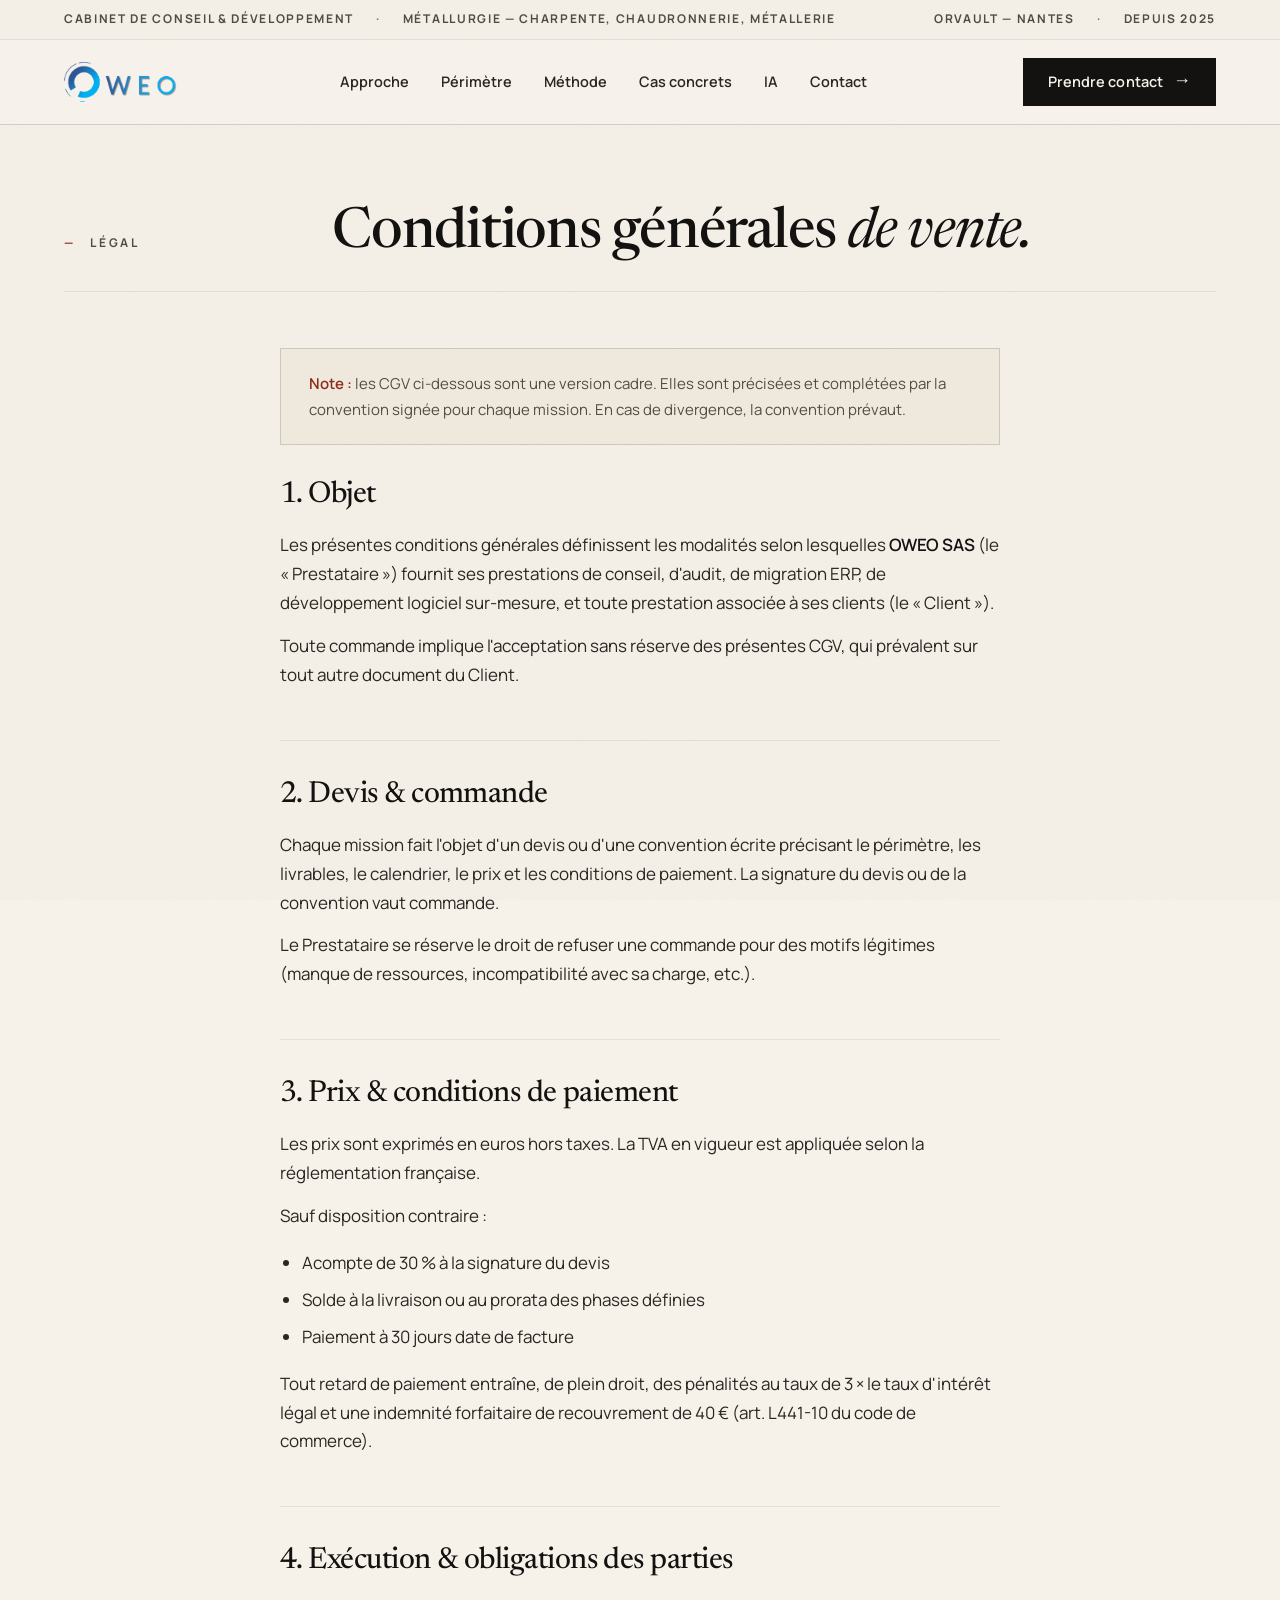
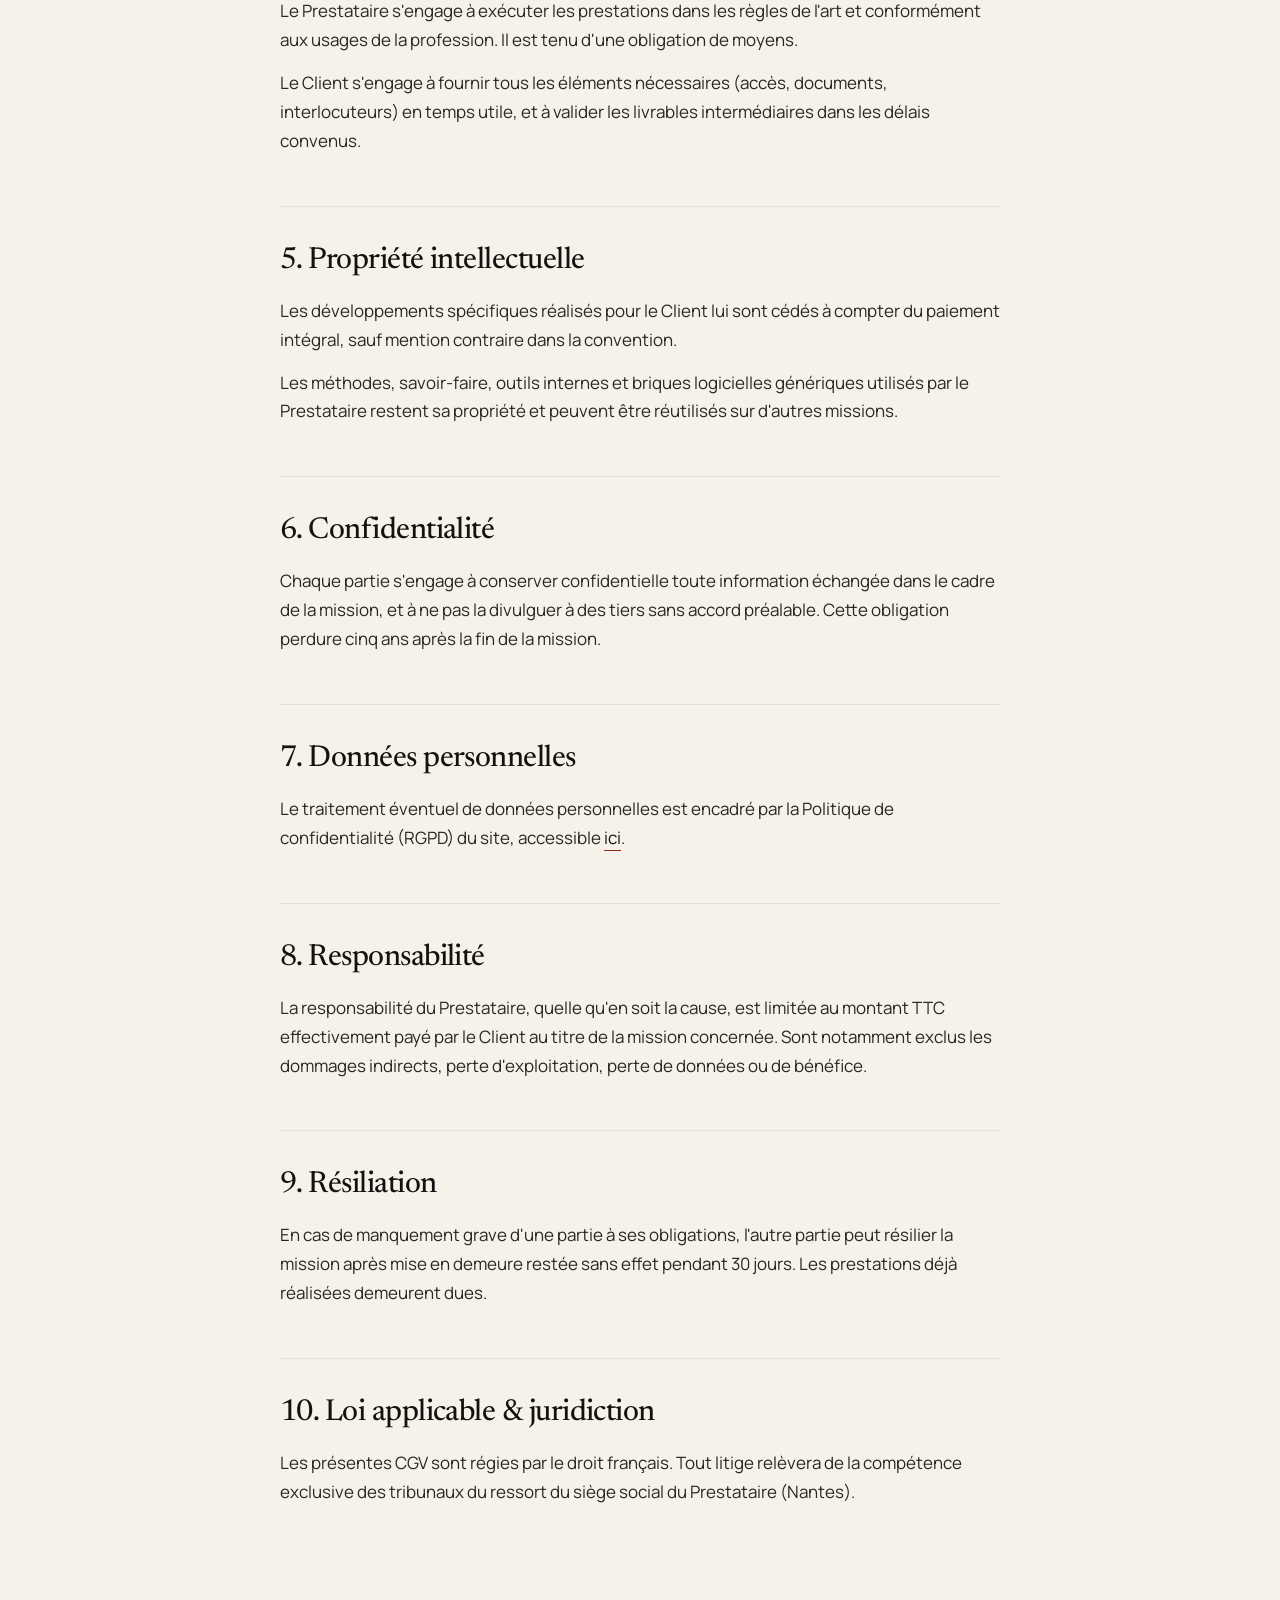
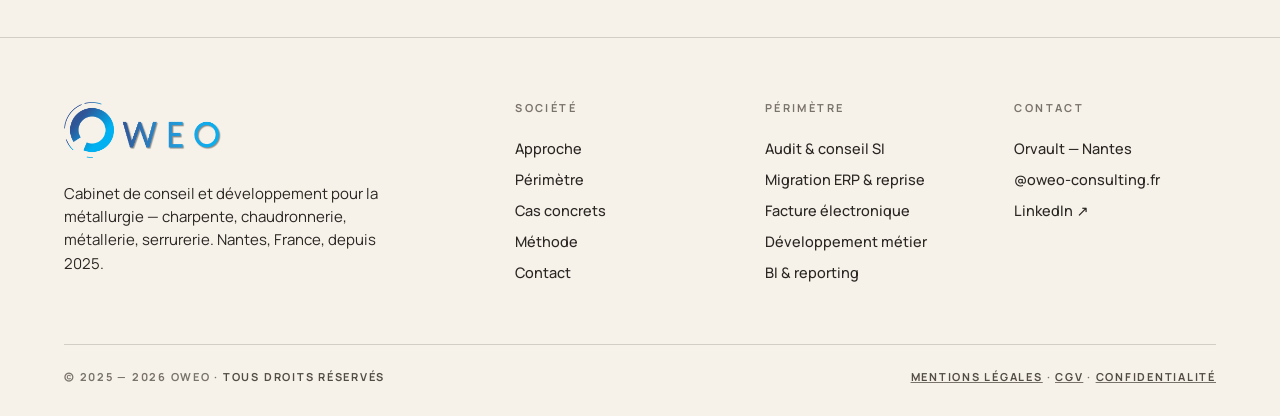
<file: cgv.html>
<!DOCTYPE html>
<html lang="fr">
<head>
<meta charset="UTF-8" />
<meta name="viewport" content="width=device-width, initial-scale=1.0" />
<title>Conditions générales de vente — Oweo</title>
<meta name="description" content="Conditions générales de vente du cabinet Oweo Consulting." />
<meta name="robots" content="noindex, follow" />
<link rel="canonical" href="https://oweo-consulting.fr/cgv.html" />

<link rel="icon" type="image/png" href="/assets/images/favicon-96x96.png" sizes="96x96" />
<link rel="icon" type="image/svg+xml" href="/assets/images/favicon.svg" />
<link rel="shortcut icon" href="/assets/images/favicon.ico" />
<link rel="apple-touch-icon" sizes="180x180" href="/assets/images/apple-touch-icon.png" />

<link rel="preconnect" href="https://fonts.googleapis.com" />
<link rel="preconnect" href="https://fonts.gstatic.com" crossorigin />
<link href="https://fonts.googleapis.com/css2?family=Newsreader:ital,opsz,wght@0,6..72,300..700;1,6..72,300..700&family=Manrope:wght@400;500;600;700&display=swap" rel="stylesheet" />
<link rel="stylesheet" href="css/oweo.css" />
<style>
  .legal-article {
    max-width: 72ch;
    margin: 0 auto;
    font-family: var(--sans);
    color: var(--ink-2);
    font-size: 17px;
    line-height: 1.7;
  }
  .legal-article section { padding: 36px 0; border-top: 1px solid var(--rule-soft); }
  .legal-article section:first-of-type { border-top: none; padding-top: 0; }
  .legal-article h2 {
    font-family: var(--serif);
    font-variation-settings: "opsz" 36, "wght" 460;
    font-size: clamp(22px, 2.4vw, 30px);
    line-height: 1.2;
    letter-spacing: -0.018em;
    color: var(--ink);
    margin-bottom: 18px;
  }
  .legal-article p { margin-bottom: 14px; }
  .legal-article ul { padding-left: 22px; margin-bottom: 14px; }
  .legal-article li { padding: 4px 0; }
  .legal-article a { color: var(--ink); border-bottom: 1px solid var(--oxide); text-decoration: none; padding-bottom: 1px; }
  .legal-article strong { font-weight: 600; color: var(--ink); }
  .legal-notice {
    padding: 22px 28px;
    background: var(--paper-warm);
    border: 1px solid var(--rule);
    margin-bottom: 32px;
    font-size: 15px;
    color: var(--ink-3);
  }
  .legal-notice strong { color: var(--oxide); }
</style>
</head>
<body>

<header class="topline">
  <div class="topline-row">
    <div>
      <span>Cabinet de conseil &amp; développement</span>
      <span class="sep">·</span>
      <span>Métallurgie — charpente, chaudronnerie, métallerie</span>
    </div>
    <div>
      <span>Orvault — Nantes</span>
      <span class="sep">·</span>
      <span>Depuis 2025</span>
    </div>
  </div>
</header>

<nav class="nav">
  <div class="nav-row">
    <a class="brand" href="index.html" aria-label="Oweo — accueil">
      <img src="assets/images/oweo.png" alt="Oweo" class="brand-logo" />
    </a>
    <div class="nav-links">
      <a class="nav-link" href="index.html#manifesto">Approche</a>
      <a class="nav-link" href="index.html#expertise">Périmètre</a>
      <a class="nav-link" href="index.html#method">Méthode</a>
      <a class="nav-link" href="index.html#modules">Cas concrets</a>
      <a class="nav-link" href="index.html#ia">IA</a>
      <a class="nav-link" href="index.html#contact">Contact</a>
    </div>
    <div class="nav-actions">
      <a class="btn primary nav-cta-desktop" href="index.html#contact">Prendre contact</a>
      <button class="nav-toggle" id="nav-toggle" aria-label="Ouvrir le menu" aria-expanded="false" type="button">
        <span></span><span></span><span></span>
      </button>
    </div>
  </div>
</nav>

<div class="nav-overlay" id="nav-overlay" aria-hidden="true">
  <div class="nav-overlay-inner">
    <a class="nav-overlay-link" href="index.html#manifesto">Approche</a>
    <a class="nav-overlay-link" href="index.html#expertise">Périmètre</a>
    <a class="nav-overlay-link" href="index.html#method">Méthode</a>
    <a class="nav-overlay-link" href="index.html#modules">Cas concrets</a>
    <a class="nav-overlay-link" href="index.html#ia">IA</a>
    <a class="nav-overlay-link" href="index.html#contact">Contact</a>
    <div class="nav-overlay-cta">
      <a class="btn primary" href="index.html#contact">Prendre contact</a>
    </div>
  </div>
</div>

<script>
  (function () {
    const toggle = document.getElementById("nav-toggle");
    const overlay = document.getElementById("nav-overlay");
    if (!toggle || !overlay) return;
    const close = () => {
      overlay.classList.remove("is-open");
      overlay.setAttribute("aria-hidden", "true");
      toggle.setAttribute("aria-expanded", "false");
      document.body.classList.remove("nav-open");
    };
    toggle.addEventListener("click", () => {
      const open = overlay.classList.toggle("is-open");
      overlay.setAttribute("aria-hidden", String(!open));
      toggle.setAttribute("aria-expanded", String(open));
      document.body.classList.toggle("nav-open", open);
    });
    overlay.querySelectorAll("a").forEach((a) => a.addEventListener("click", close));
    document.addEventListener("keydown", (e) => { if (e.key === "Escape") close(); });
  })();
</script>

<main>
  <section style="padding: 80px 0;">
    <div class="container">
      <div class="mark">
        <div class="num"><b>—</b> Légal</div>
        <h2>Conditions générales <em>de vente.</em></h2>
      </div>

      <article class="legal-article">
        <div class="legal-notice">
          <strong>Note :</strong> les CGV ci-dessous sont une version cadre. Elles sont précisées et complétées par la convention signée pour chaque mission. En cas de divergence, la convention prévaut.
        </div>

        <section>
          <h2>1. Objet</h2>
          <p>Les présentes conditions générales définissent les modalités selon lesquelles <strong>OWEO SAS</strong> (le « Prestataire ») fournit ses prestations de conseil, d'audit, de migration ERP, de développement logiciel sur-mesure, et toute prestation associée à ses clients (le « Client »).</p>
          <p>Toute commande implique l'acceptation sans réserve des présentes CGV, qui prévalent sur tout autre document du Client.</p>
        </section>

        <section>
          <h2>2. Devis &amp; commande</h2>
          <p>Chaque mission fait l'objet d'un devis ou d'une convention écrite précisant le périmètre, les livrables, le calendrier, le prix et les conditions de paiement. La signature du devis ou de la convention vaut commande.</p>
          <p>Le Prestataire se réserve le droit de refuser une commande pour des motifs légitimes (manque de ressources, incompatibilité avec sa charge, etc.).</p>
        </section>

        <section>
          <h2>3. Prix &amp; conditions de paiement</h2>
          <p>Les prix sont exprimés en euros hors taxes. La TVA en vigueur est appliquée selon la réglementation française.</p>
          <p>Sauf disposition contraire&nbsp;:</p>
          <ul>
            <li>Acompte de 30&nbsp;% à la signature du devis</li>
            <li>Solde à la livraison ou au prorata des phases définies</li>
            <li>Paiement à 30 jours date de facture</li>
          </ul>
          <p>Tout retard de paiement entraîne, de plein droit, des pénalités au taux de 3&nbsp;× le taux d'intérêt légal et une indemnité forfaitaire de recouvrement de 40&nbsp;€ (art. L441-10 du code de commerce).</p>
        </section>

        <section>
          <h2>4. Exécution &amp; obligations des parties</h2>
          <p>Le Prestataire s'engage à exécuter les prestations dans les règles de l'art et conformément aux usages de la profession. Il est tenu d'une obligation de moyens.</p>
          <p>Le Client s'engage à fournir tous les éléments nécessaires (accès, documents, interlocuteurs) en temps utile, et à valider les livrables intermédiaires dans les délais convenus.</p>
        </section>

        <section>
          <h2>5. Propriété intellectuelle</h2>
          <p>Les développements spécifiques réalisés pour le Client lui sont cédés à compter du paiement intégral, sauf mention contraire dans la convention.</p>
          <p>Les méthodes, savoir-faire, outils internes et briques logicielles génériques utilisés par le Prestataire restent sa propriété et peuvent être réutilisés sur d'autres missions.</p>
        </section>

        <section>
          <h2>6. Confidentialité</h2>
          <p>Chaque partie s'engage à conserver confidentielle toute information échangée dans le cadre de la mission, et à ne pas la divulguer à des tiers sans accord préalable. Cette obligation perdure cinq ans après la fin de la mission.</p>
        </section>

        <section>
          <h2>7. Données personnelles</h2>
          <p>Le traitement éventuel de données personnelles est encadré par la Politique de confidentialité (RGPD) du site, accessible <a href="confidentialite.html">ici</a>.</p>
        </section>

        <section>
          <h2>8. Responsabilité</h2>
          <p>La responsabilité du Prestataire, quelle qu'en soit la cause, est limitée au montant TTC effectivement payé par le Client au titre de la mission concernée. Sont notamment exclus les dommages indirects, perte d'exploitation, perte de données ou de bénéfice.</p>
        </section>

        <section>
          <h2>9. Résiliation</h2>
          <p>En cas de manquement grave d'une partie à ses obligations, l'autre partie peut résilier la mission après mise en demeure restée sans effet pendant 30 jours. Les prestations déjà réalisées demeurent dues.</p>
        </section>

        <section>
          <h2>10. Loi applicable &amp; juridiction</h2>
          <p>Les présentes CGV sont régies par le droit français. Tout litige relèvera de la compétence exclusive des tribunaux du ressort du siège social du Prestataire (Nantes).</p>
        </section>
      </article>
    </div>
  </section>
</main>

<footer class="foot">
  <div class="foot-row">
    <div class="foot-sig">
      <img src="assets/images/oweo.png" alt="Oweo" class="foot-logo" />
      <p>Cabinet de conseil et développement pour la métallurgie — charpente, chaudronnerie, métallerie, serrurerie. Nantes, France, depuis 2025.</p>
    </div>
    <div class="foot-col">
      <h5>Société</h5>
      <ul>
        <li><a href="index.html#manifesto">Approche</a></li>
        <li><a href="index.html#expertise">Périmètre</a></li>
        <li><a href="index.html#modules">Cas concrets</a></li>
        <li><a href="index.html#method">Méthode</a></li>
        <li><a href="index.html#contact">Contact</a></li>
      </ul>
    </div>
    <div class="foot-col">
      <h5>Périmètre</h5>
      <ul>
        <li>Audit &amp; conseil SI</li>
        <li>Migration ERP &amp; reprise</li>
        <li>Facture électronique</li>
        <li>Développement métier</li>
        <li>BI &amp; reporting</li>
      </ul>
    </div>
    <div class="foot-col">
      <h5>Contact</h5>
      <ul>
        <li>Orvault — Nantes</li>
        <li><a href="mailto:nicolas.dubain@oweo-consulting.fr">@oweo-consulting.fr</a></li>
        <li><a href="https://linkedin.com/company/oweo-consulting">LinkedIn ↗</a></li>
      </ul>
    </div>
  </div>
  <div class="foot-bot">
    <div>© 2025 — 2026 Oweo · <b>Tous droits réservés</b></div>
    <div><a href="mentions-legales.html"><b>Mentions légales</b></a> · <a href="cgv.html"><b>CGV</b></a> · <a href="confidentialite.html"><b>Confidentialité</b></a></div>
  </div>
</footer>

</body>
</html>
</file>
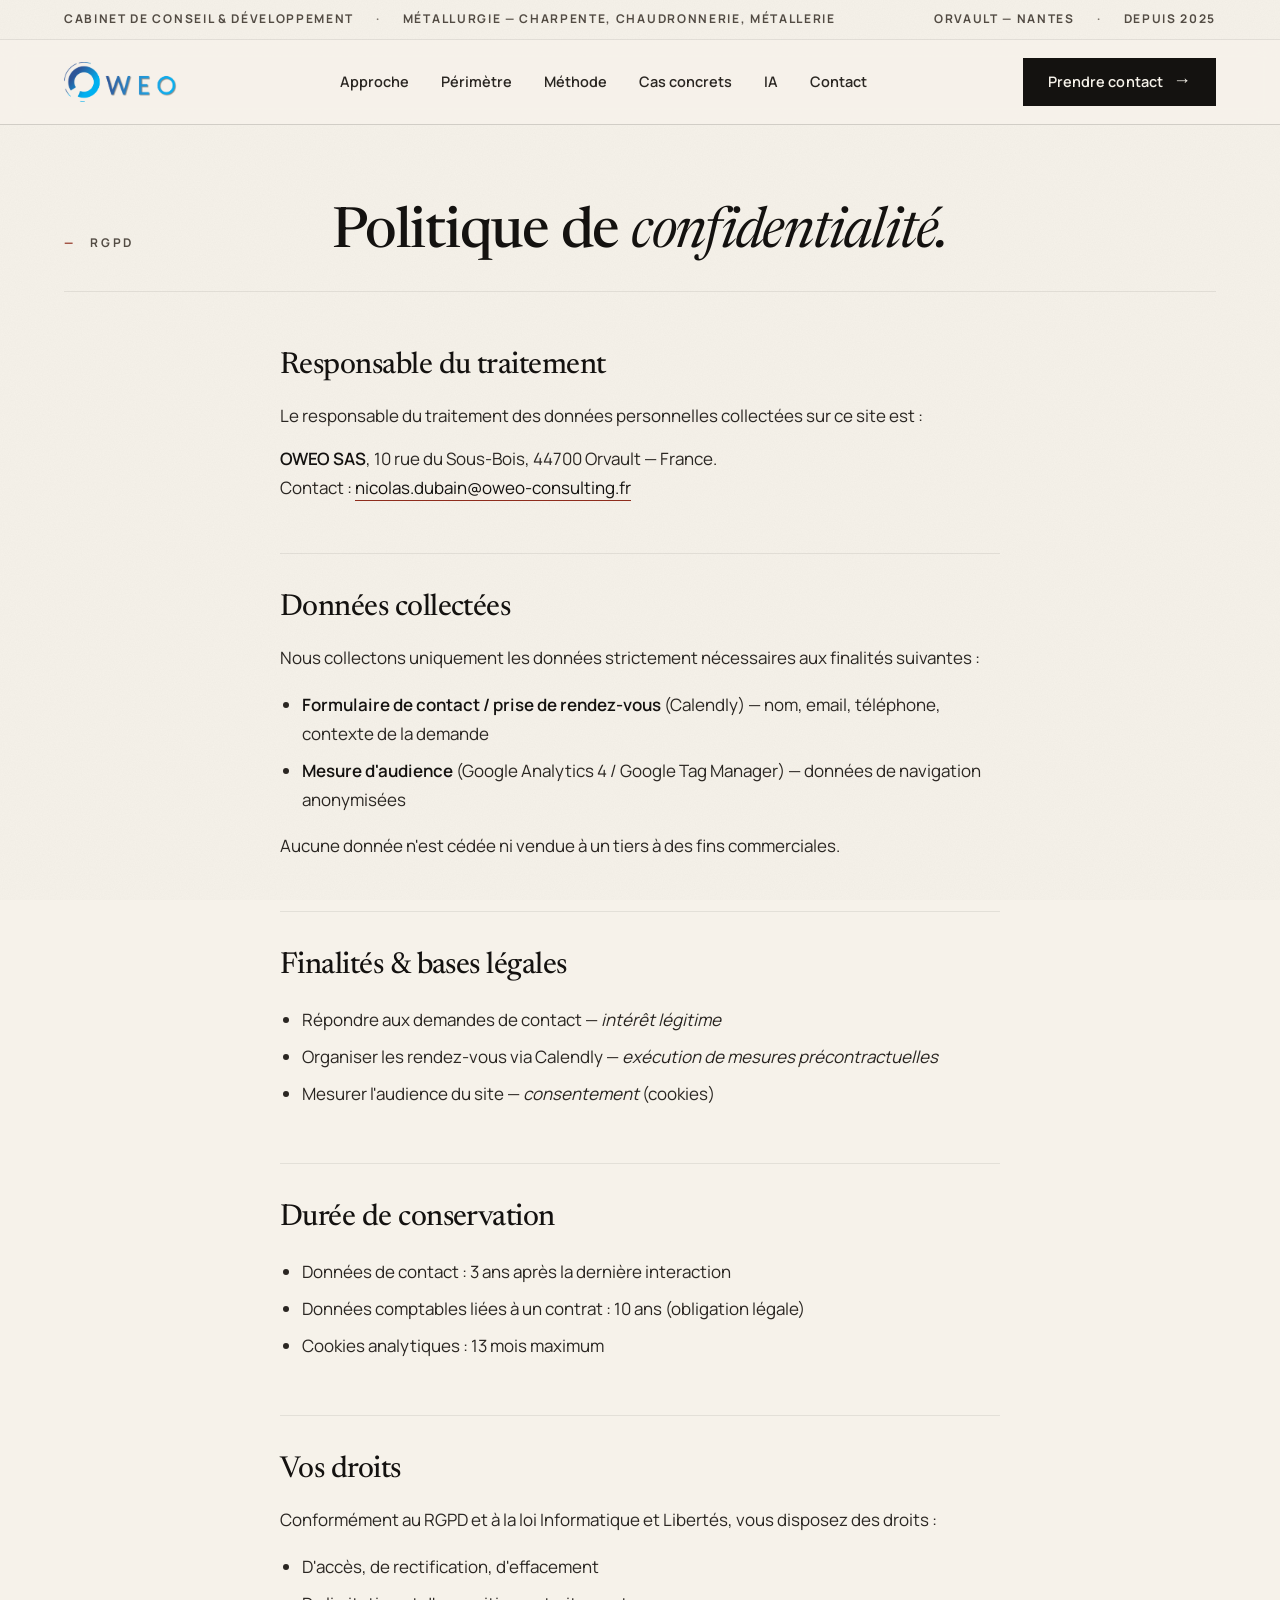
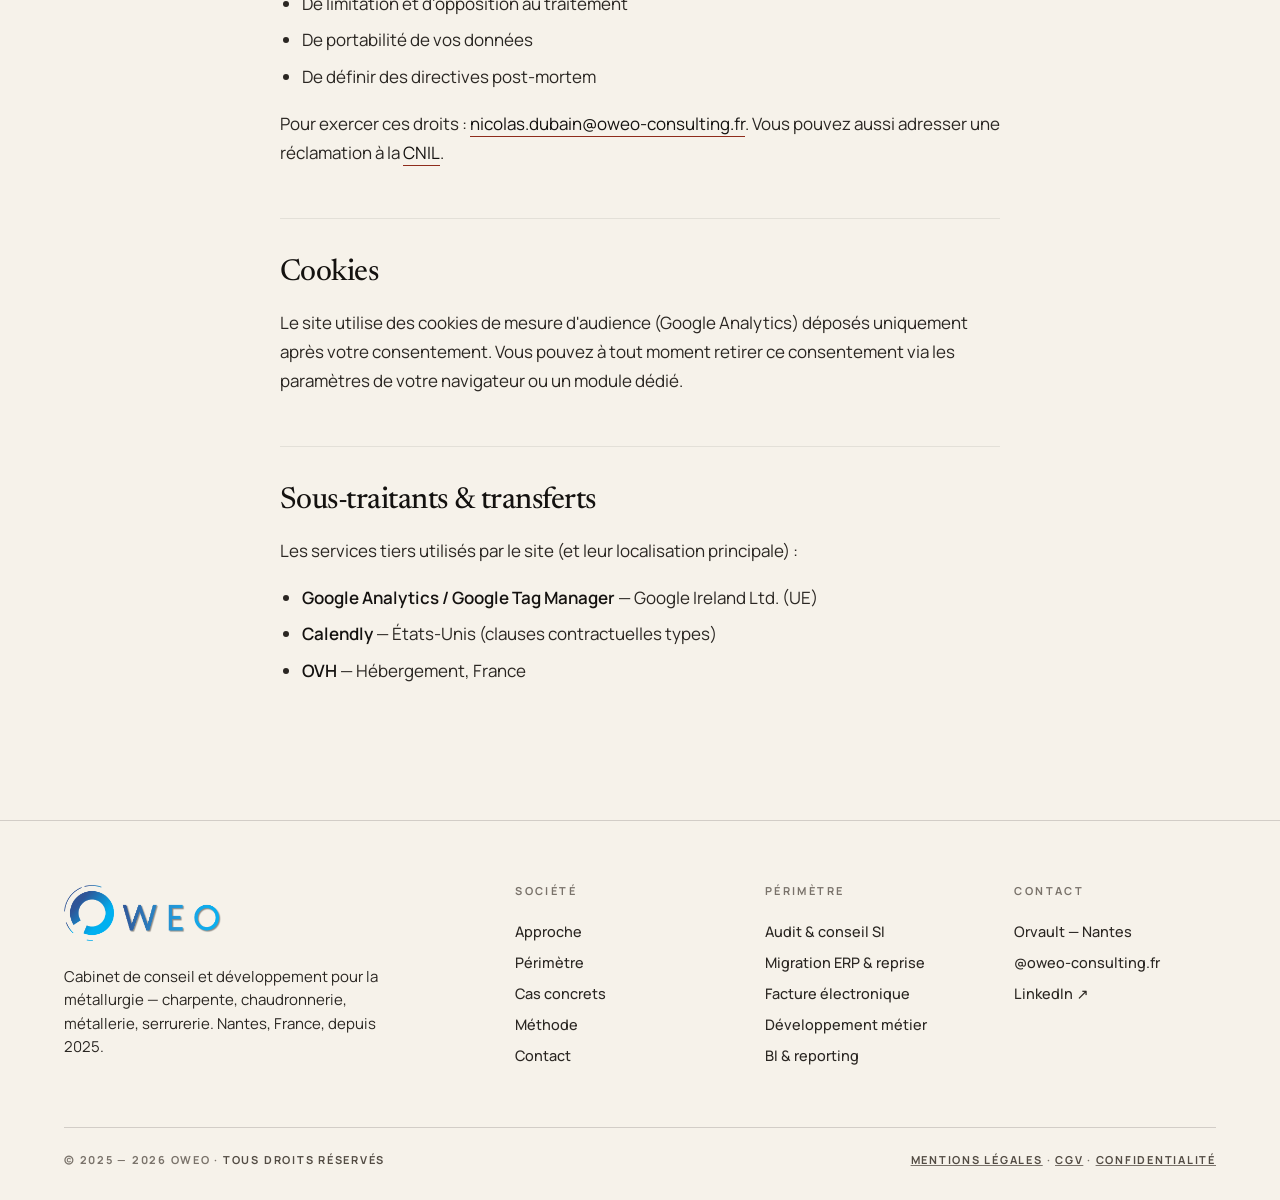
<file: confidentialite.html>
<!DOCTYPE html>
<html lang="fr">
<head>
<meta charset="UTF-8" />
<meta name="viewport" content="width=device-width, initial-scale=1.0" />
<title>Politique de confidentialité — Oweo</title>
<meta name="description" content="Politique de confidentialité du site oweo-consulting.fr — protection des données personnelles, RGPD." />
<meta name="robots" content="noindex, follow" />
<link rel="canonical" href="https://oweo-consulting.fr/confidentialite.html" />

<link rel="icon" type="image/png" href="/assets/images/favicon-96x96.png" sizes="96x96" />
<link rel="icon" type="image/svg+xml" href="/assets/images/favicon.svg" />
<link rel="shortcut icon" href="/assets/images/favicon.ico" />
<link rel="apple-touch-icon" sizes="180x180" href="/assets/images/apple-touch-icon.png" />

<link rel="preconnect" href="https://fonts.googleapis.com" />
<link rel="preconnect" href="https://fonts.gstatic.com" crossorigin />
<link href="https://fonts.googleapis.com/css2?family=Newsreader:ital,opsz,wght@0,6..72,300..700;1,6..72,300..700&family=Manrope:wght@400;500;600;700&display=swap" rel="stylesheet" />
<link rel="stylesheet" href="css/oweo.css" />
<style>
  .legal-article {
    max-width: 72ch;
    margin: 0 auto;
    font-family: var(--sans);
    color: var(--ink-2);
    font-size: 17px;
    line-height: 1.7;
  }
  .legal-article section { padding: 36px 0; border-top: 1px solid var(--rule-soft); }
  .legal-article section:first-of-type { border-top: none; padding-top: 0; }
  .legal-article h2 {
    font-family: var(--serif);
    font-variation-settings: "opsz" 36, "wght" 460;
    font-size: clamp(22px, 2.4vw, 30px);
    line-height: 1.2;
    letter-spacing: -0.018em;
    color: var(--ink);
    margin-bottom: 18px;
  }
  .legal-article p { margin-bottom: 14px; }
  .legal-article ul { padding-left: 22px; margin-bottom: 14px; }
  .legal-article li { padding: 4px 0; }
  .legal-article a { color: var(--ink); border-bottom: 1px solid var(--oxide); text-decoration: none; padding-bottom: 1px; }
  .legal-article strong { font-weight: 600; color: var(--ink); }
</style>
</head>
<body>

<header class="topline">
  <div class="topline-row">
    <div>
      <span>Cabinet de conseil &amp; développement</span>
      <span class="sep">·</span>
      <span>Métallurgie — charpente, chaudronnerie, métallerie</span>
    </div>
    <div>
      <span>Orvault — Nantes</span>
      <span class="sep">·</span>
      <span>Depuis 2025</span>
    </div>
  </div>
</header>

<nav class="nav">
  <div class="nav-row">
    <a class="brand" href="index.html" aria-label="Oweo — accueil">
      <img src="assets/images/oweo.png" alt="Oweo" class="brand-logo" />
    </a>
    <div class="nav-links">
      <a class="nav-link" href="index.html#manifesto">Approche</a>
      <a class="nav-link" href="index.html#expertise">Périmètre</a>
      <a class="nav-link" href="index.html#method">Méthode</a>
      <a class="nav-link" href="index.html#modules">Cas concrets</a>
      <a class="nav-link" href="index.html#ia">IA</a>
      <a class="nav-link" href="index.html#contact">Contact</a>
    </div>
    <div class="nav-actions">
      <a class="btn primary nav-cta-desktop" href="index.html#contact">Prendre contact</a>
      <button class="nav-toggle" id="nav-toggle" aria-label="Ouvrir le menu" aria-expanded="false" type="button">
        <span></span><span></span><span></span>
      </button>
    </div>
  </div>
</nav>

<div class="nav-overlay" id="nav-overlay" aria-hidden="true">
  <div class="nav-overlay-inner">
    <a class="nav-overlay-link" href="index.html#manifesto">Approche</a>
    <a class="nav-overlay-link" href="index.html#expertise">Périmètre</a>
    <a class="nav-overlay-link" href="index.html#method">Méthode</a>
    <a class="nav-overlay-link" href="index.html#modules">Cas concrets</a>
    <a class="nav-overlay-link" href="index.html#ia">IA</a>
    <a class="nav-overlay-link" href="index.html#contact">Contact</a>
    <div class="nav-overlay-cta">
      <a class="btn primary" href="index.html#contact">Prendre contact</a>
    </div>
  </div>
</div>

<script>
  (function () {
    const toggle = document.getElementById("nav-toggle");
    const overlay = document.getElementById("nav-overlay");
    if (!toggle || !overlay) return;
    const close = () => {
      overlay.classList.remove("is-open");
      overlay.setAttribute("aria-hidden", "true");
      toggle.setAttribute("aria-expanded", "false");
      document.body.classList.remove("nav-open");
    };
    toggle.addEventListener("click", () => {
      const open = overlay.classList.toggle("is-open");
      overlay.setAttribute("aria-hidden", String(!open));
      toggle.setAttribute("aria-expanded", String(open));
      document.body.classList.toggle("nav-open", open);
    });
    overlay.querySelectorAll("a").forEach((a) => a.addEventListener("click", close));
    document.addEventListener("keydown", (e) => { if (e.key === "Escape") close(); });
  })();
</script>

<main>
  <section style="padding: 80px 0;">
    <div class="container">
      <div class="mark">
        <div class="num"><b>—</b> RGPD</div>
        <h2>Politique de <em>confidentialité.</em></h2>
      </div>

      <article class="legal-article">
        <section>
          <h2>Responsable du traitement</h2>
          <p>Le responsable du traitement des données personnelles collectées sur ce site est&nbsp;:</p>
          <p><strong>OWEO SAS</strong>, 10 rue du Sous-Bois, 44700 Orvault — France.<br />Contact&nbsp;: <a href="mailto:nicolas.dubain@oweo-consulting.fr">nicolas.dubain@oweo-consulting.fr</a></p>
        </section>

        <section>
          <h2>Données collectées</h2>
          <p>Nous collectons uniquement les données strictement nécessaires aux finalités suivantes&nbsp;:</p>
          <ul>
            <li><strong>Formulaire de contact / prise de rendez-vous</strong> (Calendly) — nom, email, téléphone, contexte de la demande</li>
            <li><strong>Mesure d'audience</strong> (Google Analytics 4 / Google Tag Manager) — données de navigation anonymisées</li>
          </ul>
          <p>Aucune donnée n'est cédée ni vendue à un tiers à des fins commerciales.</p>
        </section>

        <section>
          <h2>Finalités &amp; bases légales</h2>
          <ul>
            <li>Répondre aux demandes de contact — <em>intérêt légitime</em></li>
            <li>Organiser les rendez-vous via Calendly — <em>exécution de mesures précontractuelles</em></li>
            <li>Mesurer l'audience du site — <em>consentement</em> (cookies)</li>
          </ul>
        </section>

        <section>
          <h2>Durée de conservation</h2>
          <ul>
            <li>Données de contact&nbsp;: 3 ans après la dernière interaction</li>
            <li>Données comptables liées à un contrat&nbsp;: 10 ans (obligation légale)</li>
            <li>Cookies analytiques&nbsp;: 13 mois maximum</li>
          </ul>
        </section>

        <section>
          <h2>Vos droits</h2>
          <p>Conformément au RGPD et à la loi Informatique et Libertés, vous disposez des droits&nbsp;:</p>
          <ul>
            <li>D'accès, de rectification, d'effacement</li>
            <li>De limitation et d'opposition au traitement</li>
            <li>De portabilité de vos données</li>
            <li>De définir des directives post-mortem</li>
          </ul>
          <p>Pour exercer ces droits&nbsp;: <a href="mailto:nicolas.dubain@oweo-consulting.fr">nicolas.dubain@oweo-consulting.fr</a>. Vous pouvez aussi adresser une réclamation à la <a href="https://www.cnil.fr" target="_blank" rel="noopener">CNIL</a>.</p>
        </section>

        <section>
          <h2>Cookies</h2>
          <p>Le site utilise des cookies de mesure d'audience (Google Analytics) déposés uniquement après votre consentement. Vous pouvez à tout moment retirer ce consentement via les paramètres de votre navigateur ou un module dédié.</p>
        </section>

        <section>
          <h2>Sous-traitants &amp; transferts</h2>
          <p>Les services tiers utilisés par le site (et leur localisation principale)&nbsp;:</p>
          <ul>
            <li><strong>Google Analytics / Google Tag Manager</strong> — Google Ireland Ltd. (UE)</li>
            <li><strong>Calendly</strong> — États-Unis (clauses contractuelles types)</li>
            <li><strong>OVH</strong> — Hébergement, France</li>
          </ul>
        </section>
      </article>
    </div>
  </section>
</main>

<footer class="foot">
  <div class="foot-row">
    <div class="foot-sig">
      <img src="assets/images/oweo.png" alt="Oweo" class="foot-logo" />
      <p>Cabinet de conseil et développement pour la métallurgie — charpente, chaudronnerie, métallerie, serrurerie. Nantes, France, depuis 2025.</p>
    </div>
    <div class="foot-col">
      <h5>Société</h5>
      <ul>
        <li><a href="index.html#manifesto">Approche</a></li>
        <li><a href="index.html#expertise">Périmètre</a></li>
        <li><a href="index.html#modules">Cas concrets</a></li>
        <li><a href="index.html#method">Méthode</a></li>
        <li><a href="index.html#contact">Contact</a></li>
      </ul>
    </div>
    <div class="foot-col">
      <h5>Périmètre</h5>
      <ul>
        <li>Audit &amp; conseil SI</li>
        <li>Migration ERP &amp; reprise</li>
        <li>Facture électronique</li>
        <li>Développement métier</li>
        <li>BI &amp; reporting</li>
      </ul>
    </div>
    <div class="foot-col">
      <h5>Contact</h5>
      <ul>
        <li>Orvault — Nantes</li>
        <li><a href="mailto:nicolas.dubain@oweo-consulting.fr">@oweo-consulting.fr</a></li>
        <li><a href="https://linkedin.com/company/oweo-consulting">LinkedIn ↗</a></li>
      </ul>
    </div>
  </div>
  <div class="foot-bot">
    <div>© 2025 — 2026 Oweo · <b>Tous droits réservés</b></div>
    <div><a href="mentions-legales.html"><b>Mentions légales</b></a> · <a href="cgv.html"><b>CGV</b></a> · <a href="confidentialite.html"><b>Confidentialité</b></a></div>
  </div>
</footer>

</body>
</html>
</file>
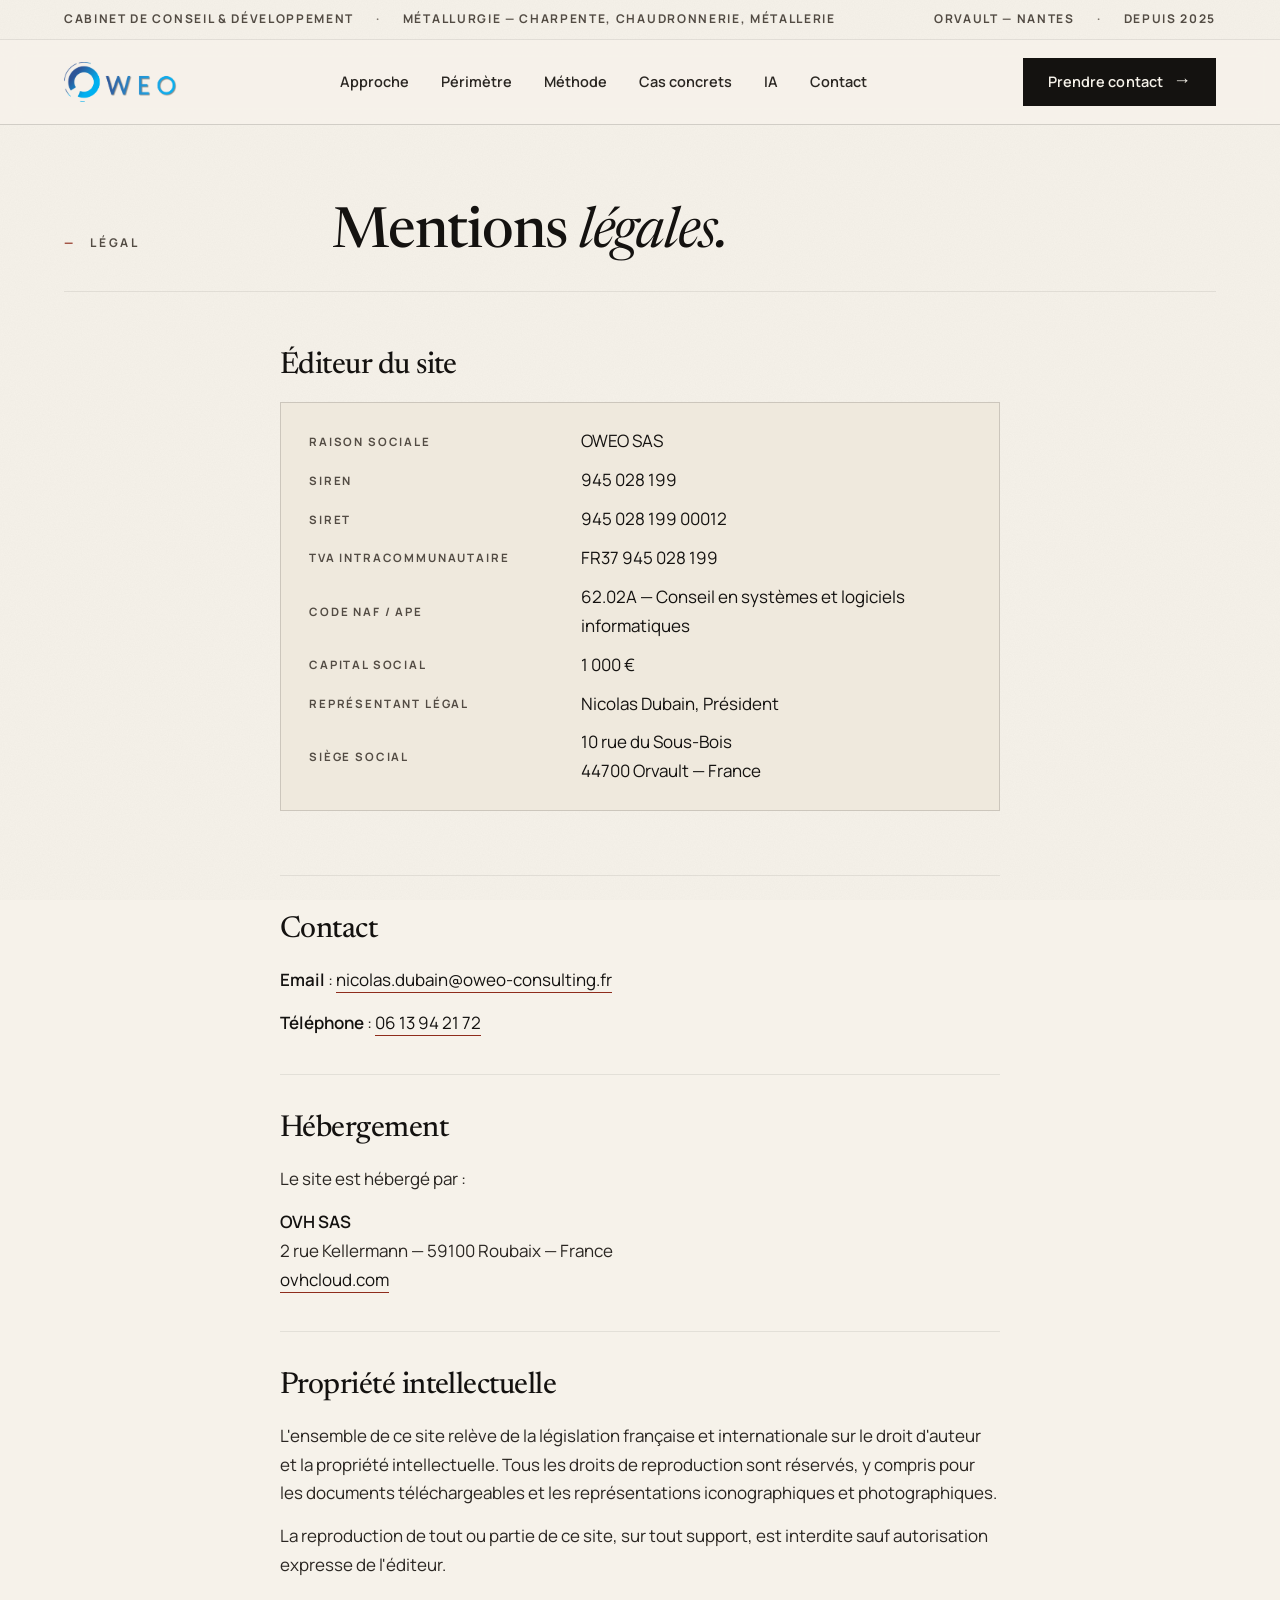
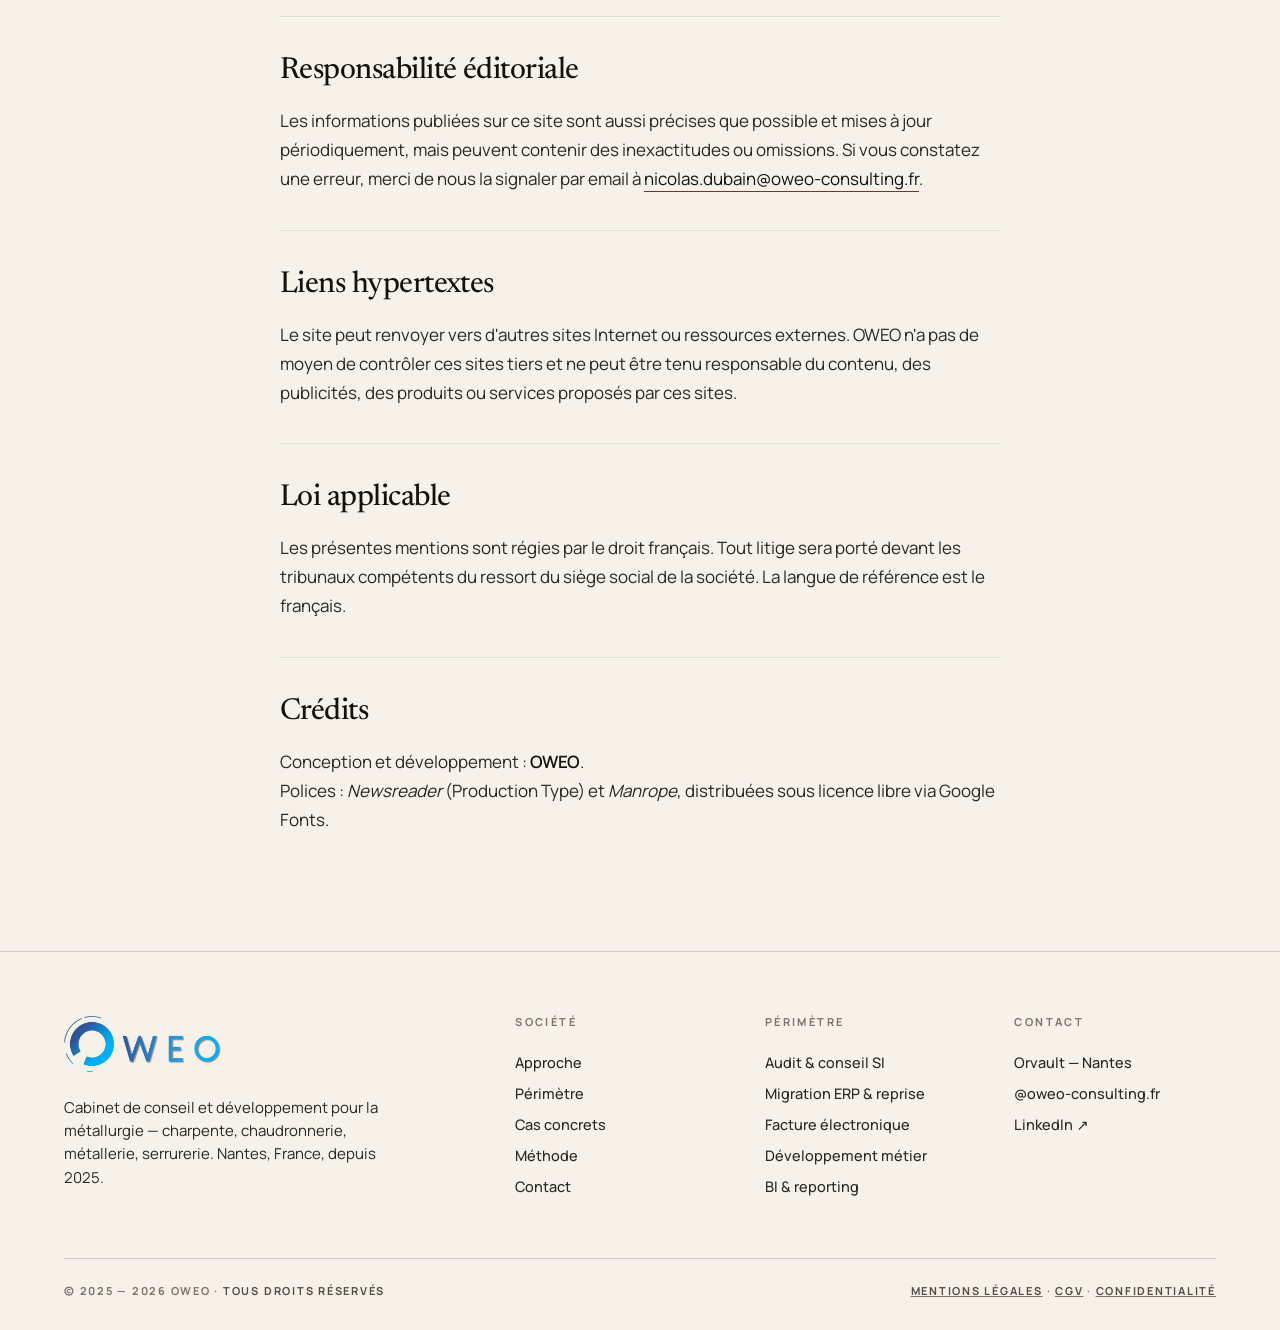
<file: mentions-legales.html>
<!DOCTYPE html>
<html lang="fr">
<head>
<meta charset="UTF-8" />
<meta name="viewport" content="width=device-width, initial-scale=1.0" />
<title>Mentions légales — Oweo</title>
<meta name="description" content="Mentions légales du site oweo-consulting.fr — informations sur l'éditeur, hébergeur, propriété intellectuelle." />
<meta name="robots" content="noindex, follow" />
<link rel="canonical" href="https://oweo-consulting.fr/mentions-legales.html" />

<link rel="icon" type="image/png" href="/assets/images/favicon-96x96.png" sizes="96x96" />
<link rel="icon" type="image/svg+xml" href="/assets/images/favicon.svg" />
<link rel="shortcut icon" href="/assets/images/favicon.ico" />
<link rel="apple-touch-icon" sizes="180x180" href="/assets/images/apple-touch-icon.png" />

<link rel="preconnect" href="https://fonts.googleapis.com" />
<link rel="preconnect" href="https://fonts.gstatic.com" crossorigin />
<link href="https://fonts.googleapis.com/css2?family=Newsreader:ital,opsz,wght@0,6..72,300..700;1,6..72,300..700&family=Manrope:wght@400;500;600;700&display=swap" rel="stylesheet" />
<link rel="stylesheet" href="css/oweo.css" />
<style>
  .legal-article {
    max-width: 72ch;
    margin: 0 auto;
    font-family: var(--sans);
    color: var(--ink-2);
    font-size: 17px;
    line-height: 1.7;
  }
  .legal-article section { padding: 36px 0; border-top: 1px solid var(--rule-soft); }
  .legal-article section:first-of-type { border-top: none; padding-top: 0; }
  .legal-article h2 {
    font-family: var(--serif);
    font-variation-settings: "opsz" 36, "wght" 460;
    font-size: clamp(22px, 2.4vw, 30px);
    line-height: 1.2;
    letter-spacing: -0.018em;
    color: var(--ink);
    margin-bottom: 18px;
  }
  .legal-article p { margin-bottom: 14px; }
  .legal-article p:last-child { margin-bottom: 0; }
  .legal-article a {
    color: var(--ink);
    border-bottom: 1px solid var(--oxide);
    text-decoration: none;
    padding-bottom: 1px;
  }
  .legal-article a:hover { color: var(--oxide); }
  .legal-article strong { font-weight: 600; color: var(--ink); }
  .legal-article dl {
    display: grid;
    grid-template-columns: 240px 1fr;
    gap: 10px 32px;
    padding: 24px 28px;
    background: var(--paper-warm);
    border: 1px solid var(--rule);
    margin-bottom: 28px;
  }
  .legal-article dt {
    font: 700 11.5px/1.4 var(--sans);
    letter-spacing: 0.16em; text-transform: uppercase;
    color: var(--ink-3);
    align-self: center;
  }
  .legal-article dd { color: var(--ink); margin: 0; align-self: center; }
  @media (max-width: 720px) {
    .legal-article dl { grid-template-columns: 1fr; gap: 4px 0; }
    .legal-article dt { margin-top: 14px; }
    .legal-article dt:first-of-type { margin-top: 0; }
  }
</style>
</head>
<body>

<header class="topline">
  <div class="topline-row">
    <div>
      <span>Cabinet de conseil &amp; développement</span>
      <span class="sep">·</span>
      <span>Métallurgie — charpente, chaudronnerie, métallerie</span>
    </div>
    <div>
      <span>Orvault — Nantes</span>
      <span class="sep">·</span>
      <span>Depuis 2025</span>
    </div>
  </div>
</header>

<nav class="nav">
  <div class="nav-row">
    <a class="brand" href="index.html" aria-label="Oweo — accueil">
      <img src="assets/images/oweo.png" alt="Oweo" class="brand-logo" />
    </a>
    <div class="nav-links">
      <a class="nav-link" href="index.html#manifesto">Approche</a>
      <a class="nav-link" href="index.html#expertise">Périmètre</a>
      <a class="nav-link" href="index.html#method">Méthode</a>
      <a class="nav-link" href="index.html#modules">Cas concrets</a>
      <a class="nav-link" href="index.html#ia">IA</a>
      <a class="nav-link" href="index.html#contact">Contact</a>
    </div>
    <div class="nav-actions">
      <a class="btn primary nav-cta-desktop" href="index.html#contact">Prendre contact</a>
      <button class="nav-toggle" id="nav-toggle" aria-label="Ouvrir le menu" aria-expanded="false" type="button">
        <span></span><span></span><span></span>
      </button>
    </div>
  </div>
</nav>

<div class="nav-overlay" id="nav-overlay" aria-hidden="true">
  <div class="nav-overlay-inner">
    <a class="nav-overlay-link" href="index.html#manifesto">Approche</a>
    <a class="nav-overlay-link" href="index.html#expertise">Périmètre</a>
    <a class="nav-overlay-link" href="index.html#method">Méthode</a>
    <a class="nav-overlay-link" href="index.html#modules">Cas concrets</a>
    <a class="nav-overlay-link" href="index.html#ia">IA</a>
    <a class="nav-overlay-link" href="index.html#contact">Contact</a>
    <div class="nav-overlay-cta">
      <a class="btn primary" href="index.html#contact">Prendre contact</a>
    </div>
  </div>
</div>

<script>
  (function () {
    const toggle = document.getElementById("nav-toggle");
    const overlay = document.getElementById("nav-overlay");
    if (!toggle || !overlay) return;
    const close = () => {
      overlay.classList.remove("is-open");
      overlay.setAttribute("aria-hidden", "true");
      toggle.setAttribute("aria-expanded", "false");
      document.body.classList.remove("nav-open");
    };
    toggle.addEventListener("click", () => {
      const open = overlay.classList.toggle("is-open");
      overlay.setAttribute("aria-hidden", String(!open));
      toggle.setAttribute("aria-expanded", String(open));
      document.body.classList.toggle("nav-open", open);
    });
    overlay.querySelectorAll("a").forEach((a) => a.addEventListener("click", close));
    document.addEventListener("keydown", (e) => { if (e.key === "Escape") close(); });
  })();
</script>

<main>
  <section style="padding: 80px 0;">
    <div class="container">
      <div class="mark">
        <div class="num"><b>—</b> Légal</div>
        <h2>Mentions <em>légales.</em></h2>
      </div>

      <article class="legal-article">
        <section>
          <h2>Éditeur du site</h2>
          <dl>
            <dt>Raison sociale</dt><dd>OWEO SAS</dd>
            <dt>SIREN</dt><dd>945 028 199</dd>
            <dt>SIRET</dt><dd>945 028 199 00012</dd>
            <dt>TVA intracommunautaire</dt><dd>FR37 945 028 199</dd>
            <dt>Code NAF / APE</dt><dd>62.02A — Conseil en systèmes et logiciels informatiques</dd>
            <dt>Capital social</dt><dd>1 000 €</dd>
            <dt>Représentant légal</dt><dd>Nicolas Dubain, Président</dd>
            <dt>Siège social</dt><dd>10 rue du Sous-Bois<br/>44700 Orvault — France</dd>
          </dl>
        </section>

        <section>
          <h2>Contact</h2>
          <p><strong>Email</strong> : <a href="mailto:nicolas.dubain@oweo-consulting.fr">nicolas.dubain@oweo-consulting.fr</a></p>
          <p><strong>Téléphone</strong> : <a href="tel:+33613942172">06 13 94 21 72</a></p>
        </section>

        <section>
          <h2>Hébergement</h2>
          <p>Le site est hébergé par&nbsp;:</p>
          <p>
            <strong>OVH SAS</strong><br />
            2 rue Kellermann — 59100 Roubaix — France<br />
            <a href="https://www.ovhcloud.com/fr/" target="_blank" rel="noopener">ovhcloud.com</a>
          </p>
        </section>

        <section>
          <h2>Propriété intellectuelle</h2>
          <p>L'ensemble de ce site relève de la législation française et internationale sur le droit d'auteur et la propriété intellectuelle. Tous les droits de reproduction sont réservés, y compris pour les documents téléchargeables et les représentations iconographiques et photographiques.</p>
          <p>La reproduction de tout ou partie de ce site, sur tout support, est interdite sauf autorisation expresse de l'éditeur.</p>
        </section>

        <section>
          <h2>Responsabilité éditoriale</h2>
          <p>Les informations publiées sur ce site sont aussi précises que possible et mises à jour périodiquement, mais peuvent contenir des inexactitudes ou omissions. Si vous constatez une erreur, merci de nous la signaler par email à <a href="mailto:nicolas.dubain@oweo-consulting.fr">nicolas.dubain@oweo-consulting.fr</a>.</p>
        </section>

        <section>
          <h2>Liens hypertextes</h2>
          <p>Le site peut renvoyer vers d'autres sites Internet ou ressources externes. OWEO n'a pas de moyen de contrôler ces sites tiers et ne peut être tenu responsable du contenu, des publicités, des produits ou services proposés par ces sites.</p>
        </section>

        <section>
          <h2>Loi applicable</h2>
          <p>Les présentes mentions sont régies par le droit français. Tout litige sera porté devant les tribunaux compétents du ressort du siège social de la société. La langue de référence est le français.</p>
        </section>

        <section>
          <h2>Crédits</h2>
          <p>Conception et développement&nbsp;: <strong>OWEO</strong>.<br />Polices&nbsp;: <em>Newsreader</em> (Production Type) et <em>Manrope</em>, distribuées sous licence libre via Google Fonts.</p>
        </section>
      </article>
    </div>
  </section>
</main>

<footer class="foot">
  <div class="foot-row">
    <div class="foot-sig">
      <img src="assets/images/oweo.png" alt="Oweo" class="foot-logo" />
      <p>Cabinet de conseil et développement pour la métallurgie — charpente, chaudronnerie, métallerie, serrurerie. Nantes, France, depuis 2025.</p>
    </div>
    <div class="foot-col">
      <h5>Société</h5>
      <ul>
        <li><a href="index.html#manifesto">Approche</a></li>
        <li><a href="index.html#expertise">Périmètre</a></li>
        <li><a href="index.html#modules">Cas concrets</a></li>
        <li><a href="index.html#method">Méthode</a></li>
        <li><a href="index.html#contact">Contact</a></li>
      </ul>
    </div>
    <div class="foot-col">
      <h5>Périmètre</h5>
      <ul>
        <li>Audit &amp; conseil SI</li>
        <li>Migration ERP &amp; reprise</li>
        <li>Facture électronique</li>
        <li>Développement métier</li>
        <li>BI &amp; reporting</li>
      </ul>
    </div>
    <div class="foot-col">
      <h5>Contact</h5>
      <ul>
        <li>Orvault — Nantes</li>
        <li><a href="mailto:nicolas.dubain@oweo-consulting.fr">@oweo-consulting.fr</a></li>
        <li><a href="https://linkedin.com/company/oweo-consulting">LinkedIn ↗</a></li>
      </ul>
    </div>
  </div>
  <div class="foot-bot">
    <div>© 2025 — 2026 Oweo · <b>Tous droits réservés</b></div>
    <div><a href="mentions-legales.html"><b>Mentions légales</b></a> · <a href="cgv.html"><b>CGV</b></a> · <a href="confidentialite.html"><b>Confidentialité</b></a></div>
  </div>
</footer>

</body>
</html>
</file>
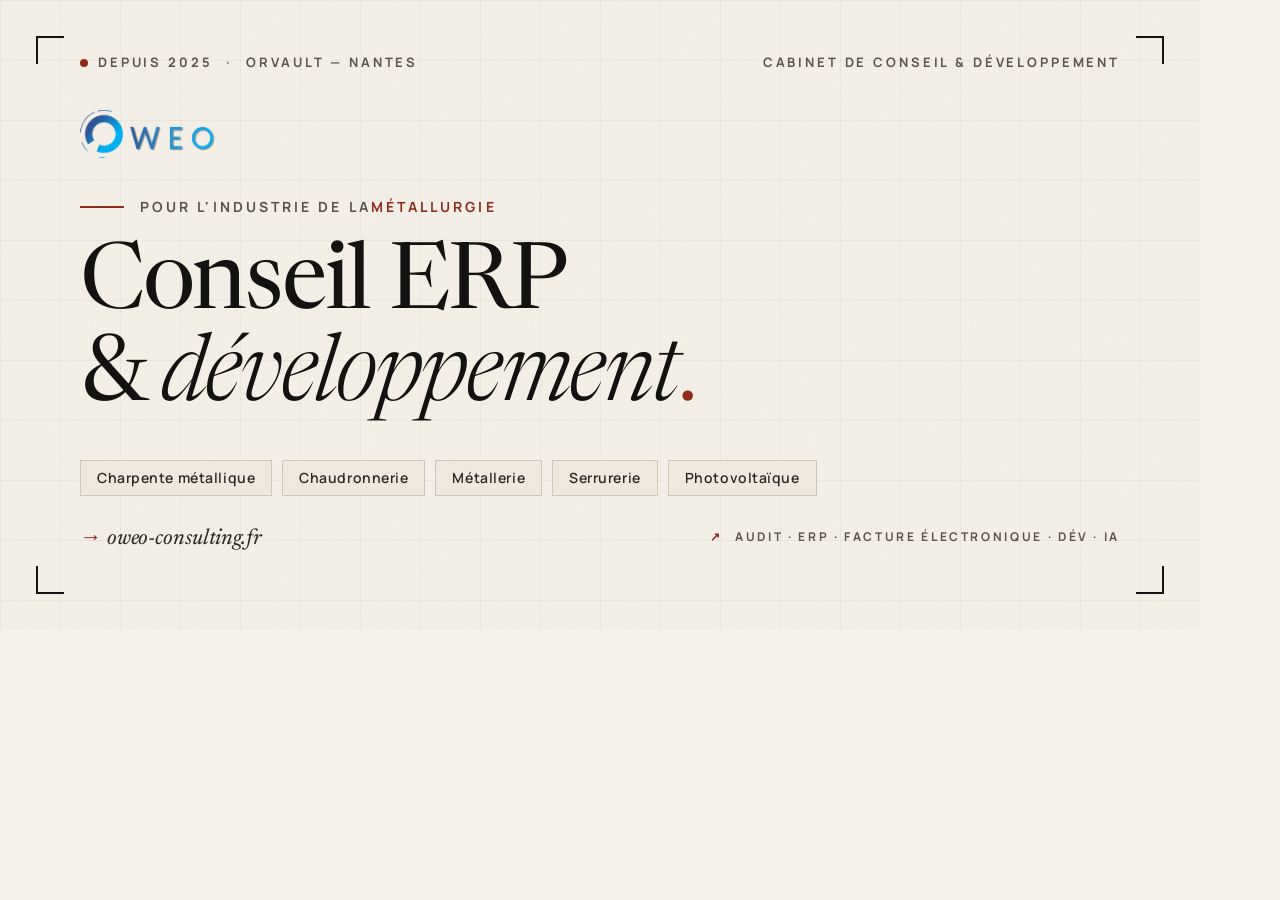
<file: og-image.html>
<!DOCTYPE html>
<html lang="fr">
<head>
<meta charset="UTF-8" />
<title>Oweo — OG Image</title>
<link rel="preconnect" href="https://fonts.googleapis.com" />
<link rel="preconnect" href="https://fonts.gstatic.com" crossorigin />
<link
  href="https://fonts.googleapis.com/css2?family=Newsreader:ital,opsz,wght@0,6..72,300..700;1,6..72,300..700&family=Manrope:wght@500;600;700&display=swap"
  rel="stylesheet"
/>
<style>
  :root {
    --paper: #f6f2ea;
    --paper-warm: #efe9dd;
    --paper-deep: #e7e0d1;
    --ink: #141210;
    --ink-2: #2c2925;
    --ink-3: #5a534b;
    --ink-mute: #7a736b;
    --rule: rgba(20, 18, 16, 0.16);
    --oxide: #8e2c1c;
  }
  * { box-sizing: border-box; margin: 0; padding: 0; }
  html, body {
    width: 1200px;
    height: 630px;
    overflow: hidden;
  }
  body {
    background: var(--paper);
    color: var(--ink);
    font-family: "Manrope", system-ui, sans-serif;
    position: relative;
    -webkit-font-smoothing: antialiased;
  }
  /* Subtle grain */
  body::before {
    content: "";
    position: absolute; inset: 0;
    background-image: url("data:image/svg+xml,%3Csvg xmlns='http://www.w3.org/2000/svg' width='220' height='220'%3E%3Cfilter id='n'%3E%3CfeTurbulence type='fractalNoise' baseFrequency='0.85' numOctaves='2' stitchTiles='stitch'/%3E%3CfeColorMatrix values='0 0 0 0 0  0 0 0 0 0  0 0 0 0 0  0 0 0 0.05 0'/%3E%3C/filter%3E%3Crect width='220' height='220' filter='url(%23n)'/%3E%3C/svg%3E");
    mix-blend-mode: multiply;
    opacity: 0.5;
    pointer-events: none;
  }
  /* Faint CAD grid */
  body::after {
    content: "";
    position: absolute; inset: 0;
    background-image:
      linear-gradient(rgba(20, 18, 16, 0.04) 1px, transparent 1px),
      linear-gradient(90deg, rgba(20, 18, 16, 0.04) 1px, transparent 1px);
    background-size: 60px 60px;
    pointer-events: none;
  }

  /* Edge marks (corner crosses) */
  .corner {
    position: absolute;
    width: 28px; height: 28px;
    z-index: 3;
  }
  .corner.tl { top: 36px; left: 36px; border-top: 2px solid var(--ink); border-left: 2px solid var(--ink); }
  .corner.tr { top: 36px; right: 36px; border-top: 2px solid var(--ink); border-right: 2px solid var(--ink); }
  .corner.bl { bottom: 36px; left: 36px; border-bottom: 2px solid var(--ink); border-left: 2px solid var(--ink); }
  .corner.br { bottom: 36px; right: 36px; border-bottom: 2px solid var(--ink); border-right: 2px solid var(--ink); }

  /* Top strip */
  .strip {
    position: absolute;
    top: 56px; left: 80px; right: 80px;
    display: flex; justify-content: space-between; align-items: center;
    z-index: 2;
    font: 700 13px/1 "Manrope", sans-serif;
    letter-spacing: 0.22em;
    text-transform: uppercase;
    color: var(--ink-3);
  }
  .strip .sep { color: var(--ink-mute); margin: 0 14px; }
  .strip .left { display: flex; align-items: center; }
  .strip .right { display: flex; align-items: center; }
  .strip .live::before {
    content: "";
    display: inline-block;
    width: 8px; height: 8px;
    background: var(--oxide);
    border-radius: 50%;
    margin-right: 10px;
    vertical-align: middle;
  }

  /* Logo */
  .brand {
    position: absolute;
    top: 110px; left: 80px;
    z-index: 2;
  }
  .brand img {
    height: 48px;
    display: block;
  }

  /* Main content */
  .content {
    position: absolute;
    top: 200px; left: 80px; right: 80px;
    z-index: 2;
  }

  .eyebrow {
    font: 700 14px/1 "Manrope", sans-serif;
    letter-spacing: 0.22em;
    text-transform: uppercase;
    color: var(--ink-3);
    margin-bottom: 26px;
    display: flex; align-items: center;
  }
  .eyebrow::before {
    content: "";
    width: 44px; height: 2px;
    background: var(--oxide);
    margin-right: 16px;
  }

  h1 {
    font-family: "Newsreader", "Times New Roman", serif;
    font-variation-settings: "opsz" 96, "wght" 400;
    font-size: 92px;
    line-height: 1;
    letter-spacing: -0.025em;
    color: var(--ink);
    margin-bottom: 36px;
  }
  h1 em {
    font-style: italic;
    font-variation-settings: "opsz" 96, "wght" 320;
  }
  h1 em::after {
    content: ".";
    color: var(--oxide);
    font-style: normal;
  }

  .industries {
    display: flex; flex-wrap: wrap; gap: 10px;
  }
  .industries span {
    font: 600 14px/1 "Manrope", sans-serif;
    letter-spacing: 0.04em;
    padding: 10px 16px;
    border: 1px solid var(--rule);
    background: var(--paper-warm);
    color: var(--ink-2);
  }

  /* Bottom strip */
  .footer {
    position: absolute;
    bottom: 80px; left: 80px; right: 80px;
    display: flex; justify-content: space-between; align-items: center;
    z-index: 2;
  }
  .footer .url {
    font-family: "Newsreader", serif;
    font-variation-settings: "opsz" 24, "wght" 440;
    font-style: italic;
    font-size: 22px;
    color: var(--ink-2);
    letter-spacing: -0.005em;
  }
  .footer .url::before {
    content: "→ ";
    color: var(--oxide);
    font-style: normal;
  }
  .footer .tag {
    font: 700 12px/1 "Manrope", sans-serif;
    letter-spacing: 0.22em;
    text-transform: uppercase;
    color: var(--ink-3);
  }
  .footer .tag b {
    color: var(--oxide);
    font-weight: 700;
    margin-right: 8px;
  }
</style>
</head>
<body>

<!-- Corner marks -->
<span class="corner tl"></span>
<span class="corner tr"></span>
<span class="corner bl"></span>
<span class="corner br"></span>

<!-- Top strip -->
<div class="strip">
  <div class="left">
    <span class="live">Depuis 2025</span>
    <span class="sep">·</span>
    <span>Orvault — Nantes</span>
  </div>
  <div class="right">
    <span>Cabinet de conseil &amp; développement</span>
  </div>
</div>

<!-- Brand -->
<div class="brand">
  <img src="assets/images/oweo.png" alt="Oweo" />
</div>

<!-- Main content -->
<div class="content">
  <div class="eyebrow">Pour l'industrie de la <b style="color:var(--oxide);font-weight:700">métallurgie</b></div>
  <h1>Conseil ERP<br/>&amp; <em>développement</em></h1>
  <div class="industries">
    <span>Charpente métallique</span>
    <span>Chaudronnerie</span>
    <span>Métallerie</span>
    <span>Serrurerie</span>
    <span>Photovoltaïque</span>
  </div>
</div>

<!-- Footer -->
<div class="footer">
  <div class="url">oweo-consulting.fr</div>
  <div class="tag"><b>↗</b> Audit · ERP · Facture électronique · Dév · IA</div>
</div>

</body>
</html>
</file>
<file: css/oweo.css>
/* ─────────────────────────────────────────────────────────────
     TOKENS
     ───────────────────────────────────────────────────────────── */
  :root {
    --paper:        #f6f2ea;
    --paper-warm:   #efe9dd;
    --paper-deep:   #e3dccb;
    --paper-shade:  #d6cdb8;

    --ink:          #141210;
    --ink-2:        #2a2622;     /* body — high contrast */
    --ink-3:        #534c44;
    --ink-mute:     #7a736b;

    --rule:         rgba(20, 18, 16, 0.16);
    --rule-soft:    rgba(20, 18, 16, 0.08);
    --rule-strong:  rgba(20, 18, 16, 0.36);

    --oxide:        #8e2c1c;
    --oxide-soft:   rgba(142, 44, 28, 0.10);

    --serif:        "Newsreader", "Times New Roman", serif;
    --sans:         "Manrope", system-ui, sans-serif;

    --pad-x:        clamp(20px, 5vw, 80px);
    --max:          1320px;
  }

  *, *::before, *::after { box-sizing: border-box; margin: 0; padding: 0; }
  html { font-size: 16px; scroll-behavior: smooth; }

  body {
    background: var(--paper);
    color: var(--ink-2);
    font-family: var(--sans);
    font-feature-settings: "ss01", "ss02";
    -webkit-font-smoothing: antialiased;
    font-size: 17px;
    line-height: 1.7;
    overflow-x: hidden;
  }

  /* Subtle paper grain */
  body::before {
    content: "";
    position: fixed; inset: 0;
    background-image: url("data:image/svg+xml,%3Csvg xmlns='http://www.w3.org/2000/svg' width='220' height='220'%3E%3Cfilter id='n'%3E%3CfeTurbulence type='fractalNoise' baseFrequency='0.85' numOctaves='2' stitchTiles='stitch'/%3E%3CfeColorMatrix values='0 0 0 0 0  0 0 0 0 0  0 0 0 0 0  0 0 0 0.045 0'/%3E%3C/filter%3E%3Crect width='220' height='220' filter='url(%23n)'/%3E%3C/svg%3E");
    pointer-events: none;
    mix-blend-mode: multiply;
    z-index: 0;
    opacity: 0.5;
  }

  ::selection { background: var(--ink); color: var(--paper); }
  a { color: inherit; }
  img { max-width: 100%; display: block; }

  /* ─────────────────────────────────────────────────────────────
     LAYOUT
     ───────────────────────────────────────────────────────────── */
  .container {
    max-width: var(--max);
    margin: 0 auto;
    padding: 0 var(--pad-x);
    position: relative;
    z-index: 1;
  }
  main { position: relative; z-index: 2; }
  section {
    padding: 110px 0;
    border-top: 1px solid var(--rule);
    position: relative;
  }
  section:first-of-type { border-top: none; }

  .mark {
    display: grid;
    grid-template-columns: 220px 1fr;
    gap: 48px;
    align-items: baseline;
    margin-bottom: 56px;
    padding-bottom: 28px;
    border-bottom: 1px solid var(--rule-soft);
  }
  .mark .num {
    font: 700 12px/1.4 var(--sans);
    letter-spacing: 0.22em; text-transform: uppercase;
    color: var(--ink-3);
  }
  .mark .num b {
    color: var(--oxide);
    font-weight: 700;
    margin-right: 10px;
  }
  .mark h2 {
    font-family: var(--serif);
    font-variation-settings: "opsz" 60, "wght" 480;
    font-size: clamp(34px, 4.4vw, 60px);
    line-height: 1.04;
    letter-spacing: -0.022em;
    color: var(--ink);
    max-width: 24ch;
  }
  .mark h2 em {
    font-style: italic;
    font-variation-settings: "opsz" 60, "wght" 400;
  }

  /* ─────────────────────────────────────────────────────────────
     PHOTO BLOCK — art-directed placeholder
     ───────────────────────────────────────────────────────────── */
  .photo {
    position: relative;
    background:
      radial-gradient(120% 80% at 20% 10%, rgba(255, 255, 255, 0.5), transparent 60%),
      radial-gradient(140% 100% at 80% 90%, rgba(0, 0, 0, 0.10), transparent 60%),
      linear-gradient(155deg, var(--paper-deep) 0%, var(--paper-shade) 60%, var(--paper-warm) 100%);
    border: 1px solid var(--rule-strong);
    overflow: hidden;
    isolation: isolate;
  }
  .photo::before, .photo::after {
    content: "";
    position: absolute;
    width: 22px; height: 22px;
    z-index: 3;
  }
  .photo::before {
    top: 14px; left: 14px;
    border-top: 2px solid var(--ink);
    border-left: 2px solid var(--ink);
  }
  .photo::after {
    bottom: 56px; right: 14px;
    border-bottom: 2px solid var(--ink);
    border-right: 2px solid var(--ink);
  }
  .photo .scene {
    position: absolute; inset: 0;
    display: grid; place-items: center;
    color: var(--ink-3);
    opacity: 0.55;
    z-index: 1;
  }
  .photo .scene svg {
    width: 78%;
    height: 78%;
    max-width: 480px;
  }
  .photo > img {
    position: absolute;
    inset: 0;
    width: 100%;
    height: 100%;
    object-fit: cover;
    object-position: center;
    z-index: 1;
    display: block;
  }
  .photo .grain {
    position: absolute; inset: 0;
    background-image: url("data:image/svg+xml,%3Csvg xmlns='http://www.w3.org/2000/svg' width='200' height='200'%3E%3Cfilter id='n'%3E%3CfeTurbulence type='fractalNoise' baseFrequency='0.9' numOctaves='2'/%3E%3CfeColorMatrix values='0 0 0 0 0  0 0 0 0 0  0 0 0 0 0  0 0 0 0.06 0'/%3E%3C/filter%3E%3Crect width='200' height='200' filter='url(%23n)'/%3E%3C/svg%3E");
    mix-blend-mode: multiply;
    opacity: 0.65;
    z-index: 2;
    pointer-events: none;
  }
  .photo .caption {
    position: absolute;
    left: 0; right: 0; bottom: 0;
    padding: 14px 18px;
    background: var(--ink);
    color: var(--paper);
    z-index: 4;
    display: flex; align-items: center; justify-content: space-between;
    gap: 14px;
    font: 600 11px/1.3 var(--sans);
    letter-spacing: 0.16em;
    text-transform: uppercase;
  }
  .photo .caption .ix { color: var(--oxide); font-weight: 700; }
  .photo .caption .name { color: var(--paper); flex: 1; }
  .photo .caption .note {
    color: rgba(246, 242, 234, 0.55);
    font-weight: 500;
    letter-spacing: 0.10em;
  }

  /* ─────────────────────────────────────────────────────────────
     HEADER
     ───────────────────────────────────────────────────────────── */
  .topline {
    border-bottom: 1px solid var(--rule-soft);
    background: var(--paper);
  }
  .topline-row {
    display: flex; justify-content: space-between; align-items: center;
    padding: 11px var(--pad-x);
    font: 700 12px/1.4 var(--sans);
    letter-spacing: 0.14em; text-transform: uppercase;
    color: var(--ink-3);
    gap: 16px;
  }
  .topline-row > div { display: flex; gap: 22px; align-items: center; }
  .topline-row .sep { color: var(--ink-mute); }

  .nav {
    border-bottom: 1px solid var(--rule);
    background: rgba(246, 242, 234, 0.94);
    backdrop-filter: blur(10px);
    position: sticky; top: 0; z-index: 30;
  }
  .nav-row {
    display: grid;
    grid-template-columns: auto 1fr auto;
    align-items: center;
    padding: 18px var(--pad-x);
    gap: 32px;
  }
  .brand {
    display: inline-flex; align-items: center;
    text-decoration: none;
    line-height: 0;
  }
  .brand-logo { height: 40px; width: auto; display: block; }
  .nav-links { display: flex; gap: 32px; justify-content: center; }
  .nav-link {
    font: 600 14.5px/1 var(--sans);
    color: var(--ink-2);
    text-decoration: none;
    padding: 6px 0;
    position: relative;
    transition: color 200ms ease;
  }
  .nav-link::after {
    content: ""; position: absolute;
    left: 0; right: 0; bottom: -3px;
    height: 1.5px; background: var(--oxide);
    transform: scaleX(0); transform-origin: left;
    transition: transform 240ms cubic-bezier(0.2, 0.8, 0.2, 1);
  }
  .nav-link:hover { color: var(--ink); }
  .nav-link:hover::after { transform: scaleX(1); }
  .nav-actions { display: flex; align-items: center; gap: 18px; }

  /* Hamburger toggle — mobile only */
  .nav-toggle {
    display: none;
    width: 46px; height: 46px;
    background: var(--ink);
    border: none;
    cursor: pointer;
    padding: 0;
    position: relative;
    transition: background 220ms ease;
    z-index: 31;
  }
  .nav-toggle span {
    position: absolute;
    left: 11px; right: 11px;
    height: 2.5px;
    background: var(--paper);
    transition: transform 280ms cubic-bezier(0.2, 0.8, 0.2, 1), opacity 200ms ease, top 280ms cubic-bezier(0.2, 0.8, 0.2, 1);
  }
  .nav-toggle span:nth-child(1) { top: 15px; }
  .nav-toggle span:nth-child(2) { top: 22px; }
  .nav-toggle span:nth-child(3) { top: 29px; }
  .nav-toggle:hover { background: var(--oxide); }
  .nav-toggle[aria-expanded="true"] span:nth-child(1) { top: 22px; transform: rotate(45deg); }
  .nav-toggle[aria-expanded="true"] span:nth-child(2) { opacity: 0; }
  .nav-toggle[aria-expanded="true"] span:nth-child(3) { top: 22px; transform: rotate(-45deg); }

  /* Mobile menu overlay */
  .nav-overlay {
    position: fixed; inset: 0;
    background: var(--paper);
    z-index: 20;
    display: none;
    opacity: 0;
    transition: opacity 280ms cubic-bezier(0.2, 0.8, 0.2, 1);
  }
  .nav-overlay.is-open {
    display: flex; align-items: flex-start; justify-content: center;
    opacity: 1;
    padding-top: 120px;
    overflow-y: auto;
  }
  .nav-overlay::before {
    content: "";
    position: absolute; inset: 0;
    background-image: url("data:image/svg+xml,%3Csvg xmlns='http://www.w3.org/2000/svg' width='220' height='220'%3E%3Cfilter id='n'%3E%3CfeTurbulence type='fractalNoise' baseFrequency='0.85' numOctaves='2' stitchTiles='stitch'/%3E%3CfeColorMatrix values='0 0 0 0 0  0 0 0 0 0  0 0 0 0 0  0 0 0 0.045 0'/%3E%3C/filter%3E%3Crect width='220' height='220' filter='url(%23n)'/%3E%3C/svg%3E");
    mix-blend-mode: multiply;
    opacity: 0.5;
    pointer-events: none;
  }
  .nav-overlay-inner {
    position: relative;
    z-index: 1;
    display: flex; flex-direction: column;
    gap: 14px;
    padding: 32px;
    text-align: center;
  }
  .nav-overlay-link {
    font-family: var(--serif);
    font-variation-settings: "opsz" 60, "wght" 440;
    font-size: clamp(28px, 6vw, 40px);
    line-height: 1.2;
    letter-spacing: -0.02em;
    color: var(--ink);
    text-decoration: none;
    padding: 6px 0;
    transition: color 200ms ease;
  }
  .nav-overlay-link:hover,
  .nav-overlay-link:active { color: var(--oxide); }
  .nav-overlay-cta {
    margin-top: 24px;
    display: flex; justify-content: center;
  }
  body.nav-open { overflow: hidden; }

  /* ─────────────────────────────────────────────────────────────
     BUTTONS
     ───────────────────────────────────────────────────────────── */
  .btn {
    display: inline-flex; align-items: center; gap: 10px;
    padding: 14px 24px;
    font: 600 14.5px/1 var(--sans);
    letter-spacing: 0.005em;
    border: 1px solid var(--ink);
    background: transparent;
    color: var(--ink);
    cursor: pointer;
    transition: all 220ms ease;
    text-decoration: none;
  }
  .btn::after {
    content: "→";
    font-family: var(--serif);
    font-variation-settings: "wght" 460;
    font-size: 18px;
    transition: transform 220ms ease;
  }
  .btn:hover::after { transform: translateX(4px); }
  .btn.primary { background: var(--ink); color: var(--paper); }
  .btn.primary:hover { background: var(--oxide); border-color: var(--oxide); }
  .btn.ghost {
    border-color: var(--rule-strong);
    color: var(--ink-2);
  }
  .btn.ghost:hover { color: var(--ink); border-color: var(--ink); }

  /* ─────────────────────────────────────────────────────────────
     HERO
     ───────────────────────────────────────────────────────────── */
  .hero { padding: 40px 0 88px; border-top: none; }

  .hero-grid {
    display: grid;
    grid-template-columns: 1.1fr 1fr;
    gap: 64px;
    align-items: end;
  }

  .hero-eyebrow {
    display: flex; align-items: center; gap: 14px;
    font: 700 12px/1 var(--sans);
    letter-spacing: 0.22em; text-transform: uppercase;
    color: var(--ink-3);
    margin-bottom: 40px;
  }
  .hero-eyebrow::before {
    content: ""; width: 36px; height: 2px;
    background: var(--oxide);
  }
  .hero-eyebrow b { color: var(--oxide); font-weight: 700; }

  .hero-headline {
    font-family: var(--serif);
    font-variation-settings: "opsz" 96, "wght" 480;
    font-size: clamp(44px, 6.6vw, 96px);
    line-height: 1.0;
    letter-spacing: -0.028em;
    color: var(--ink);
    margin-bottom: 24px;
  }
  .hero-headline em {
    font-style: italic;
    font-variation-settings: "opsz" 96, "wght" 400;
  }

  .hero-tag {
    font-family: var(--serif);
    font-style: italic;
    font-variation-settings: "opsz" 36, "wght" 400;
    font-size: clamp(20px, 2vw, 26px);
    line-height: 1.4;
    color: var(--ink-3);
    margin-bottom: 36px;
    max-width: 22ch;
  }
  .hero-tag b {
    font-style: normal;
    font-variation-settings: "opsz" 36, "wght" 480;
    color: var(--ink);
  }

  .hero-lede {
    font-family: var(--sans);
    font-weight: 400;
    font-size: 18px;
    line-height: 1.65;
    color: var(--ink);
    max-width: 46ch;
    margin-bottom: 32px;
  }
  .hero-lede strong { font-weight: 600; color: var(--ink); }

  .hero-actions { display: flex; gap: 14px; flex-wrap: wrap; }

  /* Hero photo (right column) */
  .hero-photo {
    aspect-ratio: 4 / 5;
    width: 100%;
  }

  /* Cabinet strip below hero */
  .founder {
    margin-top: 88px;
    padding-top: 36px;
    border-top: 1px solid var(--rule);
    display: grid;
    grid-template-columns: 1.5fr 1fr;
    gap: 64px;
    align-items: start;
  }
  .founder-portrait {
    aspect-ratio: 1 / 1;
    width: 200px;
    border: 1px solid var(--rule-strong);
    background:
      radial-gradient(circle at 30% 25%, var(--paper-deep), var(--paper-shade) 80%);
    position: relative;
    display: grid; place-items: center;
    overflow: hidden;
  }
  .founder-portrait::before {
    content: "";
    position: absolute;
    inset: 8px;
    border: 1px solid var(--ink);
    pointer-events: none;
  }
  .founder-portrait .mono {
    font-family: var(--serif);
    font-variation-settings: "opsz" 96, "wght" 460;
    font-size: 72px;
    line-height: 1;
    letter-spacing: -0.02em;
    color: var(--ink);
    z-index: 2;
  }
  .founder-portrait .mono em {
    font-style: italic;
    color: var(--oxide);
  }
  .founder-portrait .lbl {
    position: absolute;
    bottom: 10px; left: 14px; right: 14px;
    font: 600 9.5px/1 var(--sans);
    letter-spacing: 0.20em; text-transform: uppercase;
    color: var(--ink-3);
    text-align: center;
  }
  .founder-text .name {
    font-family: var(--serif);
    font-variation-settings: "opsz" 36, "wght" 500;
    font-size: 28px;
    line-height: 1.1;
    color: var(--ink);
    letter-spacing: -0.012em;
  }
  .founder-text .role {
    font: 600 13px/1.4 var(--sans);
    letter-spacing: 0.04em;
    color: var(--oxide);
    margin-top: 4px;
    text-transform: uppercase;
  }
  .founder-text .quote {
    margin-top: 18px;
    font-family: var(--sans);
    font-size: 16.5px;
    line-height: 1.65;
    color: var(--ink-2);
    max-width: 56ch;
  }
  .founder-stats {
    display: flex; flex-direction: column; gap: 22px;
    padding-left: 32px;
    border-left: 1px solid var(--rule);
    text-align: left;
  }
  .founder-stats .row .lbl {
    font: 700 11px/1 var(--sans);
    letter-spacing: 0.22em; text-transform: uppercase;
    color: var(--ink-mute);
    margin-bottom: 8px;
  }
  .founder-stats .row .val {
    font-family: var(--serif);
    font-variation-settings: "opsz" 36, "wght" 460;
    font-size: 19px;
    line-height: 1.3;
    color: var(--ink);
    letter-spacing: -0.008em;
  }
  .founder-stats .row .val em { font-style: italic; color: var(--oxide); }

  /* ─────────────────────────────────────────────────────────────
     PHOTO STRIP — three quick scenes
     ───────────────────────────────────────────────────────────── */
  .strip-photos {
    background: var(--paper-warm);
    padding: 80px 0;
    border-top: 1px solid var(--rule);
    border-bottom: 1px solid var(--rule);
  }
  .strip-grid {
    display: grid;
    grid-template-columns: repeat(3, 1fr);
    gap: 24px;
  }
  .strip-grid .photo { aspect-ratio: 4 / 3; }
  .strip-cap {
    margin-top: 32px;
    display: flex; justify-content: space-between; align-items: center;
    font: 700 12px/1 var(--sans);
    letter-spacing: 0.18em; text-transform: uppercase;
    color: var(--ink-3);
    flex-wrap: wrap; gap: 12px;
  }
  .strip-cap b { color: var(--oxide); font-weight: 700; margin-right: 8px; }

  /* ─────────────────────────────────────────────────────────────
     MANIFESTO
     ───────────────────────────────────────────────────────────── */
  .manifesto-grid {
    display: grid;
    grid-template-columns: 220px 1fr;
    gap: 80px;
    align-items: start;
  }
  .manifesto-grid .label {
    font: 700 12px/1.5 var(--sans);
    letter-spacing: 0.22em; text-transform: uppercase;
    color: var(--ink-3);
    padding-top: 14px;
    border-top: 1px solid var(--rule);
  }
  .manifesto-grid .label b {
    color: var(--oxide); font-weight: 700; margin-right: 10px;
  }
  .manifesto-text {
    font-family: var(--serif);
    font-variation-settings: "opsz" 36, "wght" 440;
    font-size: clamp(22px, 2.2vw, 32px);
    line-height: 1.4;
    letter-spacing: -0.018em;
    color: var(--ink);
    max-width: 32ch;
  }
  .manifesto-text em {
    font-style: italic;
    font-variation-settings: "opsz" 36, "wght" 400;
  }
  .manifesto-text strong {
    font-style: normal;
    font-weight: 480;
    color: var(--oxide);
  }
  .manifesto-text .pause { display: block; margin-top: 0.35em; }

  /* ─────────────────────────────────────────────────────────────
     EXPERTISE
     ───────────────────────────────────────────────────────────── */
  .outcomes {
    display: grid;
    grid-template-columns: 1fr 1fr;
    gap: 0;
    border-top: 1px solid var(--rule);
    border-left: 1px solid var(--rule);
  }
  .outcome {
    padding: 36px 36px 32px;
    border-right: 1px solid var(--rule);
    border-bottom: 1px solid var(--rule);
    background: var(--paper);
    transition: background 240ms ease;
    display: grid;
    grid-template-columns: 56px 1fr;
    gap: 24px;
  }
  .outcome:hover { background: var(--paper-warm); }
  .outcome .glyph {
    color: var(--oxide);
    width: 44px; height: 44px;
  }
  .outcome .glyph svg { width: 100%; height: 100%; }
  .outcome-content .ix {
    font: 700 12px/1 var(--sans);
    letter-spacing: 0.22em; text-transform: uppercase;
    color: var(--oxide);
    margin-bottom: 14px;
  }
  .outcome-content h3 {
    font-family: var(--serif);
    font-variation-settings: "opsz" 36, "wght" 480;
    font-size: clamp(22px, 1.9vw, 28px);
    line-height: 1.18;
    letter-spacing: -0.018em;
    color: var(--ink);
    margin-bottom: 12px;
    max-width: 22ch;
  }
  .outcome-content h3 em { font-style: italic; }
  .outcome-content p {
    font-size: 16px;
    line-height: 1.65;
    color: var(--ink-2);
    max-width: 50ch;
  }
  .outcome-content .keys {
    margin-top: 18px;
    padding-top: 14px;
    border-top: 1px dashed var(--rule);
    font: 700 12px/1.6 var(--sans);
    letter-spacing: 0.06em;
    color: var(--ink-3);
  }
  .outcome-content .keys span:not(:last-child)::after {
    content: " · ";
    color: var(--ink-mute);
    margin: 0 4px;
  }

  /* ─────────────────────────────────────────────────────────────
     CASES
     ───────────────────────────────────────────────────────────── */
  .case {
    display: grid;
    grid-template-columns: 1fr 1.2fr;
    gap: 56px;
    align-items: start;
    padding: 64px 0;
    border-top: 1px solid var(--rule-soft);
  }
  .case:first-of-type { border-top: none; padding-top: 0; }

  .case-photo { aspect-ratio: 16 / 10; width: 100%; }

  .case-meta { display: flex; flex-direction: column; gap: 18px; margin-top: 24px; }
  .case-stamp {
    font: 700 12px/1.4 var(--sans);
    letter-spacing: 0.22em; text-transform: uppercase;
    color: var(--ink-3);
    display: flex; align-items: center; gap: 10px;
  }
  .case-stamp b { color: var(--oxide); font-weight: 700; }
  .case-stamp::before {
    content: ""; width: 7px; height: 7px;
    background: var(--oxide);
    border-radius: 50%;
    flex-shrink: 0;
  }
  .case-client {
    font-family: var(--serif);
    font-variation-settings: "opsz" 60, "wght" 460;
    font-size: clamp(34px, 3.6vw, 48px);
    line-height: 1.0;
    letter-spacing: -0.025em;
    color: var(--ink);
  }
  .case-client em { font-style: italic; }
  .case-tags { display: flex; flex-wrap: wrap; gap: 8px; }
  .case-tag {
    font: 600 12px/1 var(--sans);
    letter-spacing: 0.04em;
    padding: 7px 11px;
    border: 1px solid var(--rule);
    color: var(--ink-2);
    background: var(--paper-warm);
  }
  .case-stat {
    margin-top: 6px;
    padding-top: 22px;
    border-top: 1px solid var(--rule);
    display: grid;
    grid-template-columns: 1fr 1fr;
    gap: 24px;
  }
  .case-stat .lbl {
    font: 700 11px/1 var(--sans);
    letter-spacing: 0.20em; text-transform: uppercase;
    color: var(--ink-mute);
    margin-bottom: 10px;
  }
  .case-stat .val {
    font-family: var(--serif);
    font-variation-settings: "opsz" 60, "wght" 460;
    font-size: 36px;
    line-height: 1;
    letter-spacing: -0.022em;
    color: var(--ink);
    font-feature-settings: "tnum";
  }
  .case-stat .val em {
    font-style: italic;
    color: var(--oxide);
  }
  .case-stat .val sub {
    font-size: 0.5em;
    color: var(--ink-3);
    vertical-align: 0.3em;
    margin-left: 4px;
    letter-spacing: 0;
  }
  .case-body { padding-top: 24px; }

  /* Alternate case layout — image right for even cases */
  .case:nth-child(even) > div:first-of-type {
    grid-column: 2;
    grid-row: 1;
  }
  .case:nth-child(even) > .case-body {
    grid-column: 1;
    grid-row: 1;
  }
  .case-quote {
    font-family: var(--serif);
    font-variation-settings: "opsz" 36, "wght" 420;
    font-size: clamp(20px, 1.8vw, 26px);
    line-height: 1.4;
    letter-spacing: -0.012em;
    color: var(--ink);
    position: relative;
    padding-top: 4px;
  }
  .case-quote::before {
    content: "“";
    position: absolute;
    top: -52px; left: -8px;
    font-variation-settings: "opsz" 144, "wght" 400;
    color: var(--oxide);
    font-size: 100px;
    line-height: 1;
  }
  .case-cite {
    margin-top: 24px;
    padding-top: 20px;
    border-top: 1px solid var(--rule);
    display: flex; align-items: center; gap: 16px;
  }
  .case-cite .who {
    flex: 1;
  }
  .case-cite .who .name {
    font-family: var(--serif);
    font-variation-settings: "opsz" 24, "wght" 500;
    font-size: 18px;
    color: var(--ink);
    line-height: 1.15;
  }
  .case-cite .who .role {
    font: 500 13px/1.4 var(--sans);
    color: var(--ink-3);
    margin-top: 4px;
  }
  .case-cite .logo-img {
    height: 28px;
    width: auto;
    opacity: 0.78;
    filter: grayscale(0.5);
  }

  /* ─────────────────────────────────────────────────────────────
     DOMAINS — exhaustive list of intervention domains
     ───────────────────────────────────────────────────────────── */
  .domains {
    border-top: 1px solid var(--rule);
  }
  .domain-row {
    display: grid;
    grid-template-columns: 220px 1fr;
    gap: 48px;
    padding: 28px 0;
    border-bottom: 1px solid var(--rule-soft);
    align-items: start;
  }
  .domain-row:last-child { border-bottom: none; }
  .domain-label {
    font: 700 12px/1.4 var(--sans);
    letter-spacing: 0.22em; text-transform: uppercase;
    color: var(--ink-3);
    padding-top: 8px;
  }
  .domain-tags {
    display: flex; flex-wrap: wrap; gap: 8px;
  }
  .domain-tags span {
    font: 500 14px/1.2 var(--sans);
    letter-spacing: 0.005em;
    padding: 9px 14px;
    border: 1px solid var(--rule);
    background: var(--paper-warm);
    color: var(--ink-2);
    transition: all 200ms ease;
  }
  .domain-tags span:hover {
    background: var(--paper);
    border-color: var(--rule-strong);
    color: var(--ink);
    transform: translateY(-2px);
  }
  @media (max-width: 1080px) {
    .domain-row { grid-template-columns: 1fr; gap: 12px; padding: 20px 0; }
    .domain-label { padding-top: 0; }
    .domain-tags span { font-size: 13px; padding: 7px 12px; }
  }

  /* ─────────────────────────────────────────────────────────────
     TRUST STRIP — current clients (small & restrained)
     ───────────────────────────────────────────────────────────── */
  .trust-strip {
    margin-top: 64px;
    padding-top: 36px;
    border-top: 1px solid var(--rule);
    display: grid;
    grid-template-columns: 240px 1fr;
    gap: 48px;
    align-items: center;
  }
  .trust-strip-lbl {
    font: 700 12px/1.4 var(--sans);
    letter-spacing: 0.20em;
    text-transform: uppercase;
    color: var(--ink-3);
  }
  .trust-strip-lbl em {
    font-style: italic;
    text-transform: none;
    letter-spacing: 0;
    color: var(--oxide);
    font-family: var(--serif);
    font-variation-settings: "opsz" 24, "wght" 480;
    font-size: 17px;
    margin: 0 4px;
  }
  .trust-strip-logos {
    display: flex; align-items: center;
    gap: 28px 32px; flex-wrap: wrap;
  }
  .trust-strip-logos img {
    height: 32px; width: auto;
    max-width: 180px;
    object-fit: contain;
    opacity: 0.78;
    filter: grayscale(0.6);
    transition: opacity 220ms ease, filter 220ms ease;
  }
  .trust-strip-logos img:hover { opacity: 1; filter: grayscale(0); }
  .trust-strip-logos .trust-text {
    font-family: var(--serif);
    font-variation-settings: "opsz" 36, "wght" 460;
    font-size: 22px;
    color: var(--ink);
    letter-spacing: -0.012em;
    opacity: 0.78;
  }
  @media (max-width: 1080px) {
    .trust-strip { grid-template-columns: 1fr; gap: 20px; }
    .trust-strip-logos { gap: 22px 24px; }
    .trust-strip-logos img { height: 28px; max-width: 150px; }
  }

  /* ─────────────────────────────────────────────────────────────
     IA — Spotlight section, asymmetric, full-bleed contrasted
     ───────────────────────────────────────────────────────────── */
  .ia {
    background: var(--paper-shade);
    position: relative;
    overflow: hidden;
  }
  .ia::before {
    content: "";
    position: absolute;
    inset: 0;
    background-image:
      radial-gradient(circle at 78% 18%, rgba(142, 44, 28, 0.08), transparent 45%),
      radial-gradient(circle at 18% 82%, rgba(20, 18, 16, 0.04), transparent 50%);
    pointer-events: none;
  }
  .ia .container { position: relative; z-index: 1; }
  .ia-grid {
    display: grid;
    grid-template-columns: 0.85fr 1.4fr;
    gap: 88px;
    align-items: start;
  }
  .ia-text {
    position: sticky;
    top: 110px;
  }
  .ia-text .num {
    font: 700 12px/1.4 var(--sans);
    letter-spacing: 0.22em; text-transform: uppercase;
    color: var(--ink-3);
    margin-bottom: 28px;
  }
  .ia-text .num b {
    color: var(--oxide); font-weight: 700; margin-right: 10px;
  }
  .ia-text h2 {
    font-family: var(--serif);
    font-variation-settings: "opsz" 96, "wght" 480;
    font-size: clamp(34px, 4.4vw, 60px);
    line-height: 1.02;
    letter-spacing: -0.022em;
    color: var(--ink);
    margin-bottom: 28px;
  }
  .ia-text h2 em { font-style: italic; }
  .ia-text p {
    font-size: 17px;
    line-height: 1.65;
    color: var(--ink-2);
    max-width: 36ch;
    margin-bottom: 28px;
  }
  .ia-text .stack {
    display: flex; flex-wrap: wrap; gap: 6px;
    padding-top: 22px;
    border-top: 1px dashed var(--rule);
  }
  .ia-text .stack .lbl {
    width: 100%;
    font: 700 11px/1 var(--sans);
    letter-spacing: 0.22em; text-transform: uppercase;
    color: var(--ink-mute);
    margin-bottom: 8px;
  }
  .ia-text .stack span:not(.lbl) {
    font: 600 11px/1 var(--sans);
    letter-spacing: 0.04em;
    padding: 7px 11px;
    border: 1px solid var(--rule);
    color: var(--ink-2);
    background: var(--paper);
  }

  .ia-cases {
    display: flex; flex-direction: column;
    gap: 20px;
  }
  .ia-preview {
    margin: 0 0 8px 30px;
    border: 1px solid var(--rule-strong);
    background: var(--paper);
    position: relative;
    overflow: hidden;
  }
  .ia-preview::before {
    content: "";
    position: absolute;
    top: -1px; left: -1px;
    width: 28px; height: 28px;
    border-top: 2px solid var(--oxide);
    border-left: 2px solid var(--oxide);
    z-index: 2;
  }
  .ia-preview img {
    width: 100%;
    aspect-ratio: 3 / 2;
    object-fit: cover;
    object-position: 72% center;
    display: block;
    transform: scale(1.25);
    transform-origin: 72% center;
  }
  .ia-preview { isolation: isolate; }
  .ia-preview figcaption {
    padding: 12px 16px;
    background: var(--ink);
    color: var(--paper);
    font: 600 11px/1.5 var(--sans);
    letter-spacing: 0.10em;
    display: flex; align-items: center; gap: 12px;
  }
  .ia-preview figcaption .tag {
    font-weight: 700;
    letter-spacing: 0.18em; text-transform: uppercase;
    padding: 4px 8px;
    background: var(--oxide);
    color: var(--paper);
    flex-shrink: 0;
  }
  .ia-case {
    display: grid;
    grid-template-columns: 80px 1fr;
    gap: 32px;
    padding: 32px 36px;
    background: var(--paper);
    border: 1px solid var(--rule);
    position: relative;
    transition: transform 320ms cubic-bezier(0.2, 0.8, 0.2, 1), background 240ms ease;
  }
  .ia-case::before {
    content: "";
    position: absolute;
    top: -1px; left: -1px;
    width: 28px; height: 28px;
    border-top: 2px solid var(--oxide);
    border-left: 2px solid var(--oxide);
  }
  /* Offset cards diagonally for non-linear feel */
  .ia-case:nth-of-type(1) { margin-left: 60px; }
  .ia-case:nth-of-type(2) { margin-left: 0; }
  .ia-case:nth-of-type(3) { margin-left: 30px; }
  .ia-case:hover {
    background: var(--paper-warm);
    transform: translateX(-12px);
  }
  .ia-case .num {
    font-family: var(--serif);
    font-variation-settings: "opsz" 96, "wght" 280;
    font-size: 56px;
    line-height: 0.9;
    color: var(--oxide);
    letter-spacing: -0.025em;
  }
  .ia-case h3 {
    font-family: var(--serif);
    font-variation-settings: "opsz" 36, "wght" 480;
    font-size: 24px;
    line-height: 1.18;
    color: var(--ink);
    margin-bottom: 10px;
    letter-spacing: -0.012em;
  }
  .ia-case p {
    font-size: 15.5px;
    line-height: 1.6;
    color: var(--ink-2);
    margin-bottom: 14px;
    max-width: 52ch;
  }
  .ia-case .tags {
    display: flex; flex-wrap: wrap; gap: 6px;
    padding-top: 12px;
    border-top: 1px dashed var(--rule);
    font: 600 11px/1 var(--sans);
    color: var(--ink-3);
    letter-spacing: 0.06em;
  }
  .ia-case .tags span:not(:last-child)::after {
    content: " · "; color: var(--ink-mute); margin: 0 4px;
  }
  @media (max-width: 1080px) {
    .ia-grid { grid-template-columns: 1fr; gap: 48px; }
    .ia-text { position: static; }
    .ia-case:nth-of-type(n) { margin-left: 0; }
    .ia-case { grid-template-columns: 56px 1fr; gap: 20px; padding: 24px; }
    .ia-preview { margin-left: 0; }
  }

  /* ─────────────────────────────────────────────────────────────
     OUTCOMES — bento grid override (non-linear)
     ───────────────────────────────────────────────────────────── */
  .outcomes {
    grid-template-columns: repeat(6, 1fr);
  }
  .outcome:nth-child(1) { grid-column: span 4; }
  .outcome:nth-child(2) { grid-column: span 2; }
  .outcome:nth-child(3) { grid-column: span 2; }
  .outcome:nth-child(4) { grid-column: span 4; }
  @media (max-width: 1080px) {
    .outcomes { grid-template-columns: 1fr; }
    .outcome:nth-child(n) { grid-column: span 1; }
  }

  /* ─────────────────────────────────────────────────────────────
     MODULES — Showcase from TopSteel (bento)
     ───────────────────────────────────────────────────────────── */
  .modules-intro {
    margin-bottom: 40px;
    padding: 22px 28px;
    background: var(--paper-warm);
    border: 1px solid var(--rule);
    display: grid;
    grid-template-columns: auto 1fr;
    gap: 20px;
    align-items: center;
  }
  .modules-intro .badge {
    font: 700 11px/1 var(--sans);
    letter-spacing: 0.20em; text-transform: uppercase;
    padding: 8px 12px;
    background: var(--ink);
    color: var(--paper);
  }
  .modules-intro .badge b { color: var(--cadmium, #ffcb05); font-weight: 700; }
  .modules-intro p {
    font-family: var(--sans);
    font-size: 15px;
    line-height: 1.55;
    color: var(--ink-2);
    max-width: 80ch;
  }
  .modules-intro p a {
    color: var(--ink);
    border-bottom: 1px solid var(--oxide);
    text-decoration: none;
    padding-bottom: 1px;
  }
  .modules-intro p a:hover { color: var(--oxide); }
  .modules {
    display: grid;
    grid-template-columns: repeat(6, 1fr);
    gap: 0;
    border-top: 1px solid var(--rule);
    border-left: 1px solid var(--rule);
  }
  .module {
    padding: 36px 36px 32px;
    border-right: 1px solid var(--rule);
    border-bottom: 1px solid var(--rule);
    background: var(--paper);
    transition: background 240ms ease;
    position: relative;
    display: flex; flex-direction: column;
  }
  .module:hover { background: var(--paper-warm); }
  .module .num {
    font-family: var(--serif);
    font-variation-settings: "opsz" 96, "wght" 280;
    font-size: 56px;
    line-height: 1;
    color: var(--oxide);
    letter-spacing: -0.02em;
    margin-bottom: 14px;
  }
  .module .ix {
    font: 700 11px/1 var(--sans);
    letter-spacing: 0.22em; text-transform: uppercase;
    color: var(--ink-mute);
    margin-bottom: 18px;
  }
  .module h3 {
    font-family: var(--serif);
    font-variation-settings: "opsz" 36, "wght" 480;
    font-size: clamp(20px, 1.7vw, 26px);
    line-height: 1.18;
    letter-spacing: -0.018em;
    color: var(--ink);
    margin-bottom: 14px;
  }
  .module h3 em { font-style: italic; }
  .module p {
    font-size: 15.5px;
    line-height: 1.6;
    color: var(--ink-2);
    margin-bottom: 18px;
    flex: 1;
  }
  .module p strong { font-weight: 600; color: var(--ink); }
  .module .metrics {
    display: flex; flex-wrap: wrap; gap: 8px;
    margin-bottom: 14px;
  }
  .module .metric {
    font-family: var(--serif);
    font-variation-settings: "opsz" 24, "wght" 480;
    font-size: 18px;
    padding: 6px 12px;
    border: 1px solid var(--oxide);
    color: var(--oxide);
    letter-spacing: -0.005em;
  }
  .module .stack {
    padding-top: 14px;
    border-top: 1px dashed var(--rule);
    font: 600 11px/1.6 var(--sans);
    letter-spacing: 0.06em;
    color: var(--ink-3);
  }
  .module .stack span:not(:last-child)::after {
    content: " · "; color: var(--ink-mute); margin: 0 4px;
  }
  /* ─────────────────────────────────────────────────────────────
     MODULE DEMOS — interactive previews
     ───────────────────────────────────────────────────────────── */
  .module-demo {
    margin: 4px 0 18px;
    background: var(--paper-warm);
    border: 1px solid var(--rule);
    position: relative;
    overflow: hidden;
  }
  .module-demo .demo-canvas-3d {
    width: 100%;
    aspect-ratio: 16 / 10;
    display: block;
    background:
      radial-gradient(120% 100% at 50% 0%, rgba(255,255,255,0.5), transparent 60%),
      linear-gradient(180deg, var(--paper-warm), var(--paper-deep));
  }
  .module-demo .demo-svg {
    width: 100%;
    aspect-ratio: 4 / 3;
    display: block;
  }
  .module-demo .demo-image {
    width: 100%;
    aspect-ratio: 16 / 10;
    object-fit: cover;
    object-position: center top;
    display: block;
    background: var(--paper-deep);
  }
  .module-demo .demo-tag {
    position: absolute;
    top: 12px; left: 12px;
    z-index: 2;
    font: 700 9.5px/1 var(--sans);
    letter-spacing: 0.20em; text-transform: uppercase;
    color: var(--ink-3);
    background: rgba(246, 242, 234, 0.92);
    padding: 5px 9px;
    border: 1px solid var(--rule);
  }
  .module-demo .demo-tag b { color: var(--oxide); font-weight: 700; }
  .module-demo .demo-stat {
    position: absolute;
    bottom: 12px; right: 12px;
    z-index: 2;
    font-family: var(--serif);
    font-variation-settings: "opsz" 36, "wght" 480;
    font-size: 19px;
    color: var(--paper);
    background: var(--ink);
    padding: 5px 12px;
    letter-spacing: -0.005em;
  }
  .module-demo .demo-stat em { font-style: italic; color: var(--cadmium, #ffcb05); }
  .module-demo .demo-rotate {
    position: absolute;
    bottom: 12px; left: 12px;
    z-index: 2;
    font: 600 10px/1 var(--sans);
    letter-spacing: 0.18em; text-transform: uppercase;
    color: var(--ink-3);
    background: rgba(246, 242, 234, 0.85);
    padding: 5px 9px;
    display: flex; align-items: center; gap: 8px;
  }
  .module-demo .demo-rotate::before {
    content: "";
    width: 6px; height: 6px; border-radius: 50%;
    background: var(--oxide);
    animation: blink 1.4s ease-in-out infinite;
  }
  @keyframes blink {
    50% { opacity: 0.3; }
  }

  /* DSTV file snippet preview */
  .dstv-preview {
    background: var(--paper-deep);
    border: 1px solid var(--rule);
    margin: 4px 0 18px;
    padding: 14px 16px;
    font-family: ui-monospace, "Cascadia Code", Consolas, monospace;
    font-size: 11px;
    line-height: 1.55;
    color: var(--ink-2);
    overflow: hidden;
    position: relative;
  }
  .dstv-preview .l { display: block; white-space: nowrap; overflow: hidden; }
  .dstv-preview .k { color: var(--oxide); font-weight: 600; }
  .dstv-preview .c { color: var(--ink-mute); }
  .dstv-preview .n { color: var(--ink); font-weight: 600; }
  .dstv-preview::after {
    content: "DSTV / NC1";
    position: absolute;
    top: 6px; right: 8px;
    font-family: var(--sans);
    font: 700 9px/1 var(--sans);
    letter-spacing: 0.20em; text-transform: uppercase;
    color: var(--ink-mute);
  }

  /* Bento spans — 7 modules : 4+2 / 2+2+2 / 4+2 */
  .module:nth-child(1) { grid-column: span 4; }
  .module:nth-child(2) { grid-column: span 2; }
  .module:nth-child(3) { grid-column: span 2; }
  .module:nth-child(4) { grid-column: span 2; }
  .module:nth-child(5) { grid-column: span 2; }
  .module:nth-child(6) { grid-column: span 4; }
  .module:nth-child(7) { grid-column: span 2; }
  @media (max-width: 1080px) {
    .modules { grid-template-columns: 1fr; }
    .module:nth-child(n) { grid-column: span 1; }
    .modules-intro { grid-template-columns: 1fr; }
  }

  /* ─────────────────────────────────────────────────────────────
     METHOD
     ───────────────────────────────────────────────────────────── */
  .method { background: var(--paper-warm); }
  .method-list { counter-reset: m; border-top: 1px solid var(--rule); }
  .method-step {
    counter-increment: m;
    display: grid;
    grid-template-columns: 88px 1fr 1.6fr 220px;
    gap: 32px;
    padding: 36px 0;
    border-bottom: 1px solid var(--rule);
    align-items: baseline;
    transition: padding 240ms ease;
  }
  .method-step:hover { padding-left: 12px; }
  .method-step .num {
    font-family: var(--serif);
    font-variation-settings: "opsz" 60, "wght" 320;
    font-size: 56px;
    line-height: 1;
    letter-spacing: -0.025em;
    color: var(--oxide);
  }
  .method-step .num::before { content: "0" counter(m); }
  .method-step h3 {
    font-family: var(--serif);
    font-variation-settings: "opsz" 36, "wght" 480;
    font-size: 26px;
    line-height: 1.15;
    letter-spacing: -0.018em;
    color: var(--ink);
  }
  .method-step h3 em { font-style: italic; }
  .method-step p {
    font-size: 16px;
    line-height: 1.65;
    color: var(--ink-2);
    max-width: 52ch;
  }
  .method-step .dur {
    font: 700 12px/1.5 var(--sans);
    letter-spacing: 0.18em; text-transform: uppercase;
    color: var(--ink-3);
    text-align: right;
  }
  .method-step .dur b {
    display: block;
    font-family: var(--serif);
    font-variation-settings: "opsz" 24, "wght" 500;
    font-size: 22px;
    line-height: 1.15;
    color: var(--ink);
    text-transform: none;
    letter-spacing: -0.01em;
    margin-bottom: 6px;
    font-weight: 500;
  }

  /* ─────────────────────────────────────────────────────────────
     CAPABILITIES
     ───────────────────────────────────────────────────────────── */
  .caps {
    display: grid;
    grid-template-columns: repeat(3, 1fr);
    gap: 0;
    border-top: 1px solid var(--rule);
    border-left: 1px solid var(--rule);
  }
  .cap {
    padding: 32px 28px 28px;
    border-right: 1px solid var(--rule);
    border-bottom: 1px solid var(--rule);
    display: grid;
    grid-template-columns: 44px 1fr;
    gap: 18px;
  }
  .cap .glyph { color: var(--oxide); width: 36px; height: 36px; }
  .cap .glyph svg { width: 100%; height: 100%; }
  .cap-content .ix {
    font: 700 11.5px/1 var(--sans);
    letter-spacing: 0.20em; text-transform: uppercase;
    color: var(--ink-mute);
    margin-bottom: 12px;
  }
  .cap-content .ix b { color: var(--oxide); font-weight: 700; margin-right: 8px; }
  .cap-content h4 {
    font-family: var(--serif);
    font-variation-settings: "opsz" 36, "wght" 480;
    font-size: 21px;
    line-height: 1.15;
    letter-spacing: -0.015em;
    color: var(--ink);
    margin-bottom: 8px;
  }
  .cap-content p {
    font-size: 15px;
    line-height: 1.55;
    color: var(--ink-2);
    max-width: 32ch;
  }

  /* ─────────────────────────────────────────────────────────────
     PULL QUOTE
     ───────────────────────────────────────────────────────────── */
  .pullquote {
    padding: 140px 0;
    border-top: 1px solid var(--rule);
    background:
      linear-gradient(var(--paper-warm), var(--paper-warm)),
      url("data:image/svg+xml,%3Csvg xmlns='http://www.w3.org/2000/svg' width='200' height='200'%3E%3Cfilter id='n'%3E%3CfeTurbulence type='fractalNoise' baseFrequency='0.85' numOctaves='2' stitchTiles='stitch'/%3E%3CfeColorMatrix values='0 0 0 0 0  0 0 0 0 0  0 0 0 0 0  0 0 0 0.05 0'/%3E%3C/filter%3E%3Crect width='200' height='200' filter='url(%23n)'/%3E%3C/svg%3E");
    background-blend-mode: multiply;
  }
  .pullquote .container { text-align: center; }
  .pullquote .marks {
    font-family: var(--serif);
    font-variation-settings: "opsz" 144, "wght" 360;
    font-size: 120px;
    line-height: 0.4;
    color: var(--oxide);
    margin-bottom: 16px;
  }
  .pullquote q {
    font-family: var(--serif);
    font-variation-settings: "opsz" 96, "wght" 380;
    font-size: clamp(28px, 3.4vw, 52px);
    line-height: 1.22;
    letter-spacing: -0.024em;
    color: var(--ink);
    quotes: none;
    display: block;
    max-width: 24ch;
    margin: 0 auto;
  }
  .pullquote q::before, .pullquote q::after { content: ""; }
  .pullquote q em { font-style: italic; }
  .pullquote .by {
    margin-top: 36px;
    font: 700 13px/1.5 var(--sans);
    letter-spacing: 0.18em; text-transform: uppercase;
    color: var(--ink-3);
  }
  .pullquote .by b { color: var(--ink); font-weight: 700; }

  /* ─────────────────────────────────────────────────────────────
     CONTACT
     ───────────────────────────────────────────────────────────── */
  .contact-grid {
    display: grid;
    grid-template-columns: 1.2fr 1fr;
    gap: 80px;
    align-items: start;
  }
  .contact h3 {
    font-family: var(--serif);
    font-variation-settings: "opsz" 144, "wght" 380;
    font-size: clamp(40px, 5.2vw, 80px);
    line-height: 1.0;
    letter-spacing: -0.032em;
    color: var(--ink);
    margin-bottom: 32px;
  }
  .contact h3 em { font-style: italic; font-variation-settings: "opsz" 144, "wght" 320; }
  .contact-lede {
    font-family: var(--sans);
    font-weight: 400;
    font-size: 18px;
    line-height: 1.6;
    color: var(--ink);
    max-width: 44ch;
    margin-bottom: 36px;
  }
  .contact-actions { display: flex; gap: 14px; flex-wrap: wrap; }
  .contact-detail {
    border-left: 1px solid var(--rule);
    padding-left: 48px;
    display: flex; flex-direction: column; gap: 28px;
  }
  .contact-row .lbl {
    font: 700 11px/1 var(--sans);
    letter-spacing: 0.22em; text-transform: uppercase;
    color: var(--ink-mute);
    margin-bottom: 12px;
  }
  .contact-row .val {
    font-family: var(--serif);
    font-variation-settings: "opsz" 24, "wght" 480;
    font-size: 19px;
    line-height: 1.4;
    color: var(--ink);
    letter-spacing: -0.005em;
  }
  .contact-row .val a {
    text-decoration: none;
    border-bottom: 1px solid var(--oxide);
    padding-bottom: 2px;
  }
  .contact-row .val a:hover { color: var(--oxide); }
  .contact-row .affiliation {
    margin-top: 16px;
    padding-top: 14px;
    border-top: 1px dashed var(--rule);
    display: flex; align-items: center; gap: 14px;
  }
  .contact-row .affiliation img {
    height: 32px; width: auto;
    opacity: 0.92;
  }
  .contact-row .affiliation span {
    font: 600 11px/1.4 var(--sans);
    letter-spacing: 0.16em; text-transform: uppercase;
    color: var(--ink-3);
  }

  /* Person card (Nicolas) — interlocuteur unique */
  .contact-row.contact-person {
    display: grid;
    grid-template-columns: 88px 1fr;
    gap: 22px;
    align-items: center;
    padding-bottom: 24px;
    margin-bottom: 8px;
    border-bottom: 1px solid var(--rule-soft);
  }
  .contact-row.contact-person img {
    width: 88px; height: 88px;
    object-fit: cover;
    border: 1px solid var(--rule-strong);
    display: block;
  }
  .contact-row.contact-person .role {
    font: 600 12px/1.4 var(--sans);
    letter-spacing: 0.16em; text-transform: uppercase;
    color: var(--oxide);
    margin-top: 6px;
  }

  /* ─────────────────────────────────────────────────────────────
     FOOTER
     ───────────────────────────────────────────────────────────── */
  .foot {
    border-top: 1px solid var(--rule);
    padding: 64px var(--pad-x) 32px;
    background: var(--paper);
    position: relative; z-index: 2;
  }
  .foot-row {
    display: grid;
    grid-template-columns: 2fr 1fr 1fr 1fr;
    gap: 48px;
    padding-bottom: 56px;
    border-bottom: 1px solid var(--rule);
  }
  .foot-sig .foot-logo { height: 56px; width: auto; margin-bottom: 24px; }
  .foot-sig p {
    font-family: var(--sans);
    font-weight: 400;
    font-size: 15px;
    color: var(--ink-2);
    line-height: 1.55;
    max-width: 36ch;
  }
  .foot-sig .foot-eco {
    margin-top: 14px;
    padding-top: 14px;
    border-top: 1px dashed var(--rule);
    font-size: 14px;
    color: var(--ink-3);
  }
  .foot-sig .foot-eco .lbl {
    font: 700 10.5px/1 var(--sans);
    letter-spacing: 0.20em; text-transform: uppercase;
    color: var(--ink-mute);
    margin-right: 8px;
  }
  .foot-sig .foot-eco strong { color: var(--ink); font-weight: 600; }
  .foot-sig .foot-eco a {
    color: var(--ink-2); text-decoration: none;
    border-bottom: 1px solid var(--rule);
  }
  .foot-sig .foot-eco a:hover { color: var(--oxide); border-color: var(--oxide); }
  .foot-col h5 {
    font: 700 11px/1 var(--sans);
    letter-spacing: 0.22em; text-transform: uppercase;
    color: var(--ink-mute);
    margin-bottom: 20px;
  }
  .foot-col ul { list-style: none; }
  .foot-col li {
    padding: 5px 0;
    font: 500 14.5px/1.45 var(--sans);
    color: var(--ink-2);
  }
  .foot-col a {
    color: inherit; text-decoration: none;
    border-bottom: 1px solid transparent;
    transition: border-color 180ms ease;
  }
  .foot-col a:hover { border-bottom-color: var(--oxide); }
  .foot-ftn {
    display: inline-flex; flex-direction: column;
    gap: 8px;
    margin-top: 22px;
    padding-top: 18px;
    border-top: 1px dashed var(--rule);
    text-decoration: none;
    transition: opacity 180ms ease;
  }
  .foot-ftn:hover { opacity: 0.78; }
  .foot-ftn .lbl {
    font: 700 10.5px/1 var(--sans);
    letter-spacing: 0.22em; text-transform: uppercase;
    color: var(--ink-mute);
  }
  .foot-ftn img {
    height: 28px; width: auto;
    align-self: flex-start;
  }
  .foot-bot {
    padding-top: 24px;
    display: flex; justify-content: space-between; align-items: center;
    font: 700 11px/1.4 var(--sans);
    letter-spacing: 0.16em; text-transform: uppercase;
    color: var(--ink-mute);
    flex-wrap: wrap; gap: 14px;
  }
  .foot-bot b { color: var(--ink-3); font-weight: 700; }

  /* ─────────────────────────────────────────────────────────────
     ENTRANCE
     ───────────────────────────────────────────────────────────── */
  @keyframes rise {
    from { opacity: 0; transform: translateY(18px); }
    to   { opacity: 1; transform: translateY(0); }
  }
  .hero-eyebrow,
  .hero-headline,
  .hero-tag,
  .hero-lede,
  .hero-actions,
  .hero-photo {
    animation: rise 1.0s cubic-bezier(0.2, 0.8, 0.2, 1) both;
  }
  .hero-headline { animation-delay: 100ms; }
  .hero-tag      { animation-delay: 220ms; }
  .hero-lede     { animation-delay: 320ms; }
  .hero-actions  { animation-delay: 420ms; }
  .hero-photo    { animation-delay: 200ms; }

  /* ─────────────────────────────────────────────────────────────
     RESPONSIVE
     ───────────────────────────────────────────────────────────── */
  @media (max-width: 1080px) {
    .hero-grid { grid-template-columns: 1fr; gap: 56px; }
    .hero-photo { aspect-ratio: 4 / 3; max-height: 520px; }
    .founder { grid-template-columns: 1fr; gap: 32px; }
    .founder-stats { border-left: none; padding-left: 0; padding-top: 24px; border-top: 1px solid var(--rule); flex-direction: column; gap: 18px; }
    .case { grid-template-columns: 1fr; gap: 32px; }
    .case:nth-child(even) > div:first-of-type,
    .case:nth-child(even) > .case-body { grid-column: 1; grid-row: auto; }
    .strip-grid { grid-template-columns: 1fr; }
    .contact-grid { grid-template-columns: 1fr; gap: 48px; }
    .contact-detail { border-left: none; padding-left: 0; padding-top: 24px; border-top: 1px solid var(--rule); }
    .method-step { grid-template-columns: 64px 1fr; }
    .method-step h3, .method-step p, .method-step .dur { grid-column: 2; text-align: left; }
    .mark { grid-template-columns: 1fr; gap: 16px; }
    .manifesto-grid { grid-template-columns: 1fr; gap: 24px; }
  }
  @media (max-width: 860px) {
    .nav-links { display: none; }
    .nav-cta-desktop { display: none; }
    .nav-toggle { display: block; }
    .nav-actions { grid-column: 3; justify-self: end; }
  }
  @media (max-width: 760px) {
    section { padding: 80px 0; }
    .topline-row > div:not(:first-child) { display: none; }
    .outcomes { grid-template-columns: 1fr; }
    .caps { grid-template-columns: 1fr; }
    .foot-row { grid-template-columns: 1fr; gap: 32px; }
    .brand-logo { height: 32px; }
    .outcome { grid-template-columns: 1fr; gap: 14px; }
    .cap { grid-template-columns: 1fr; gap: 12px; }
  }
</file>
